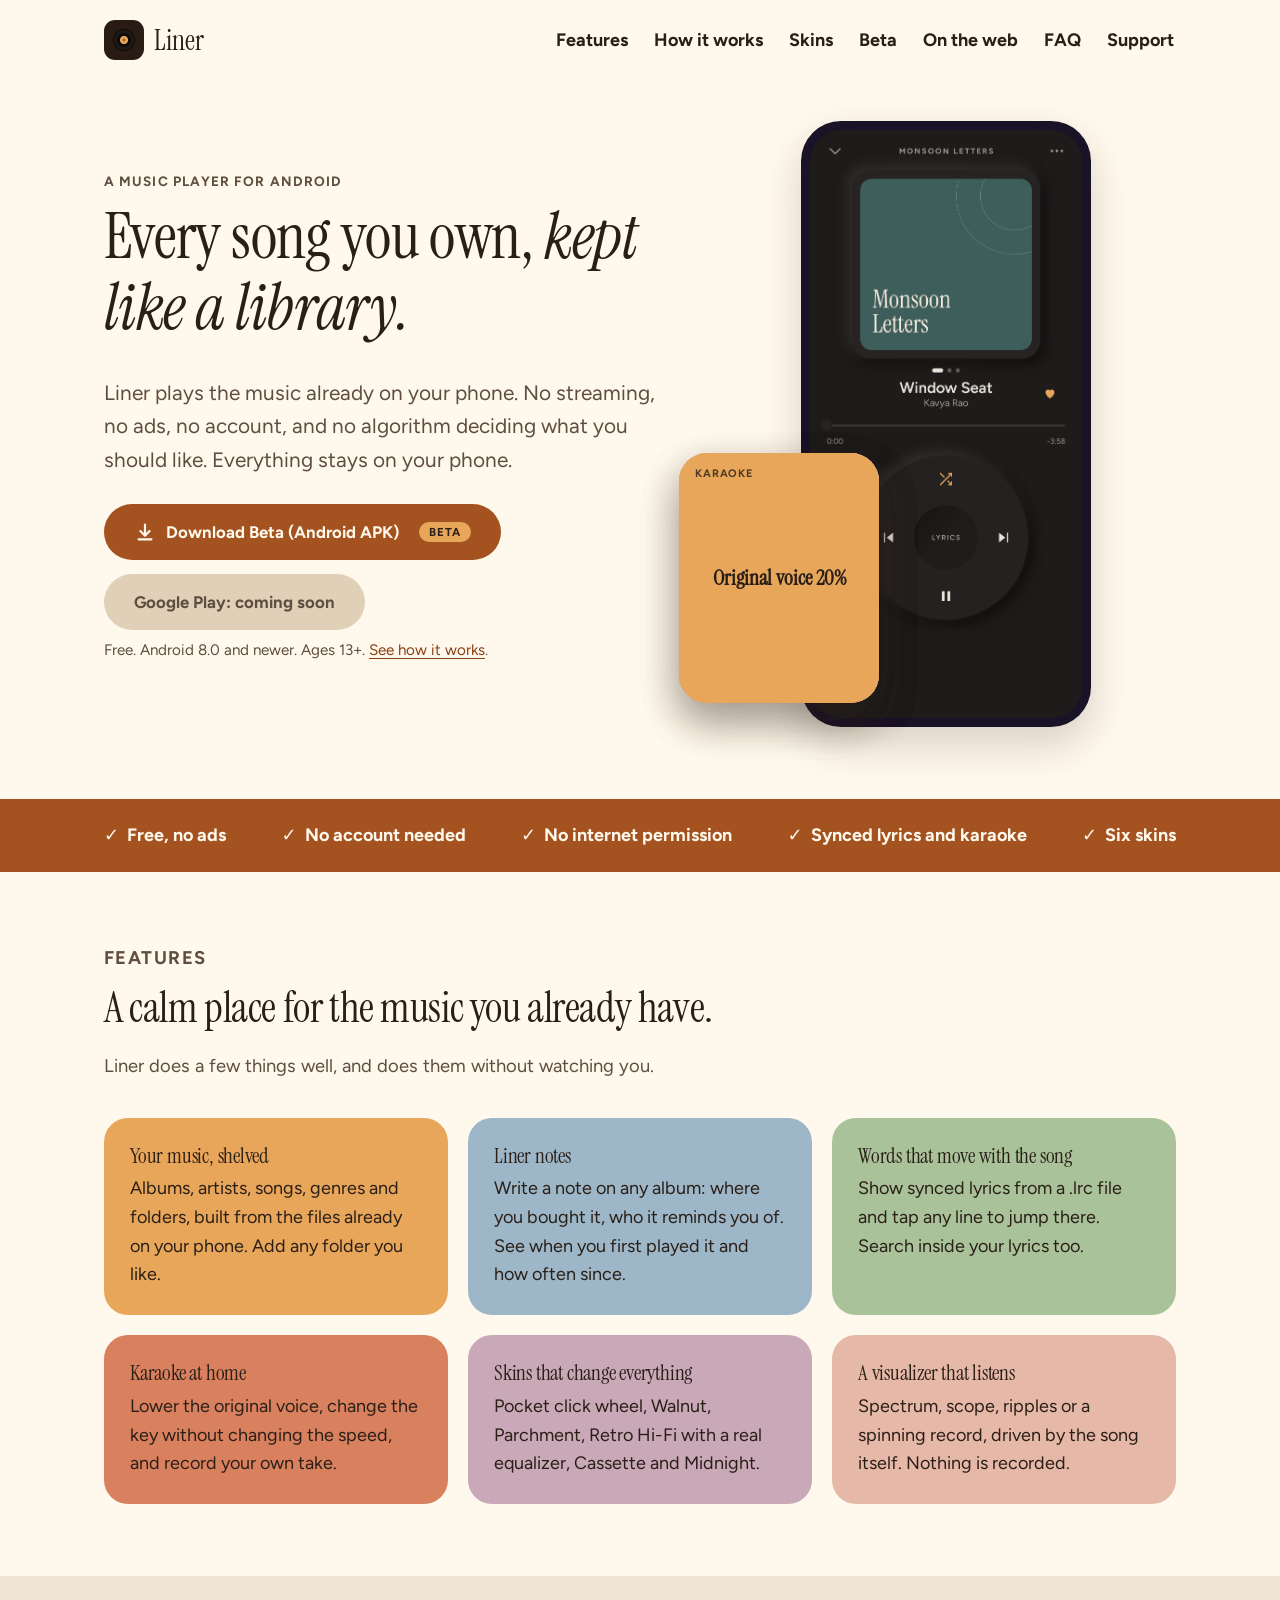
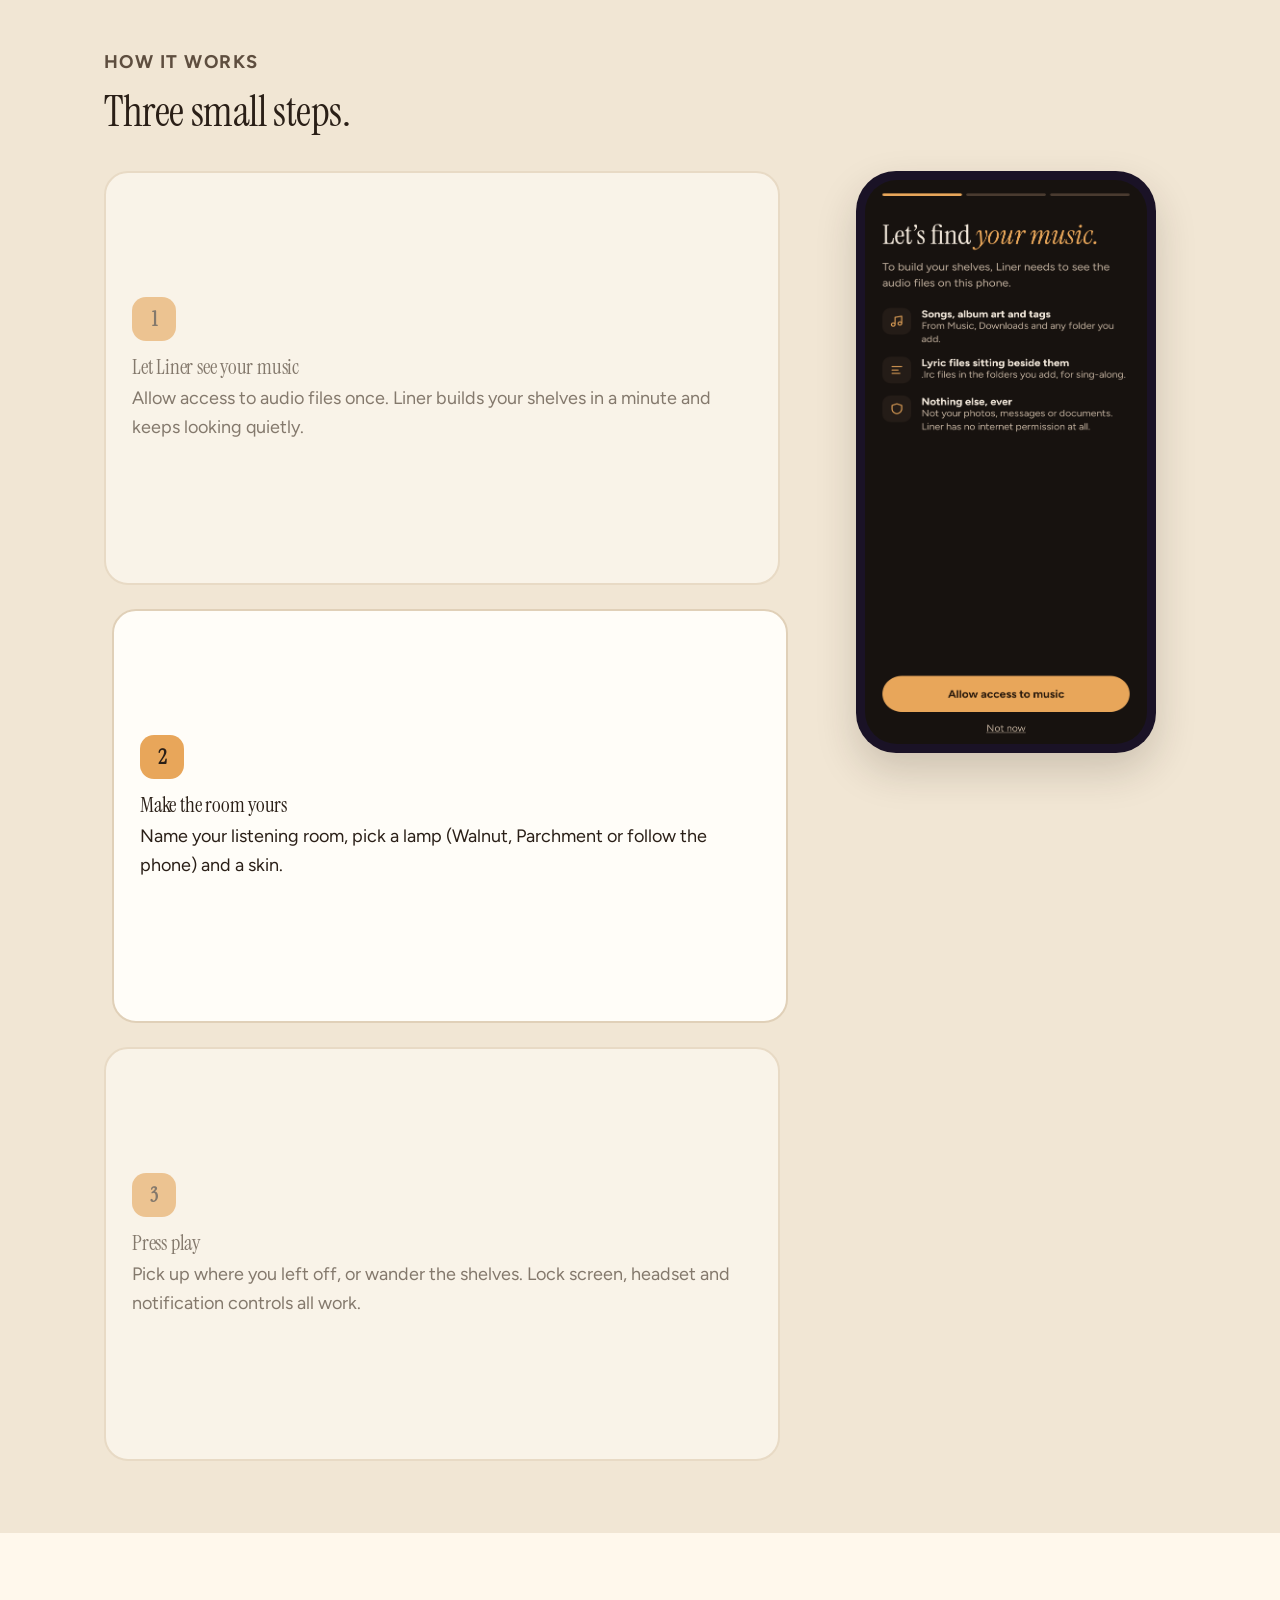
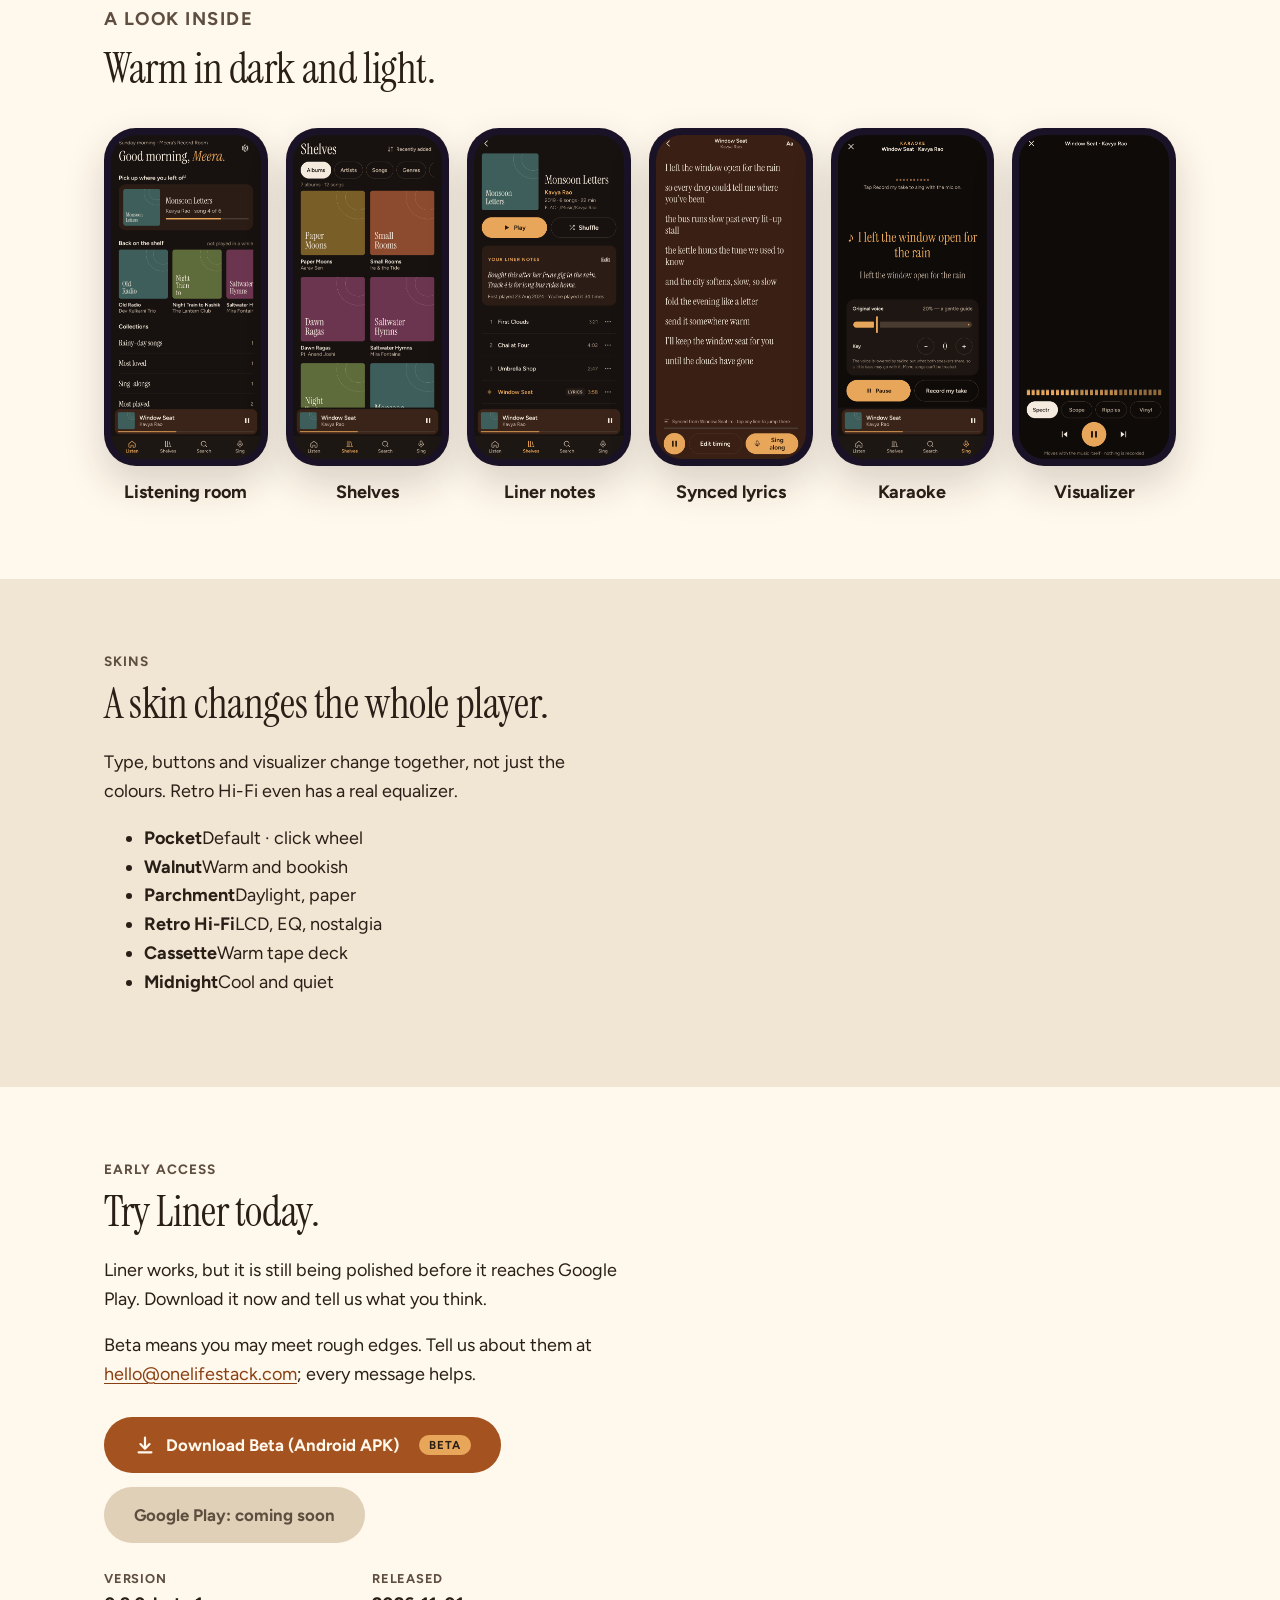
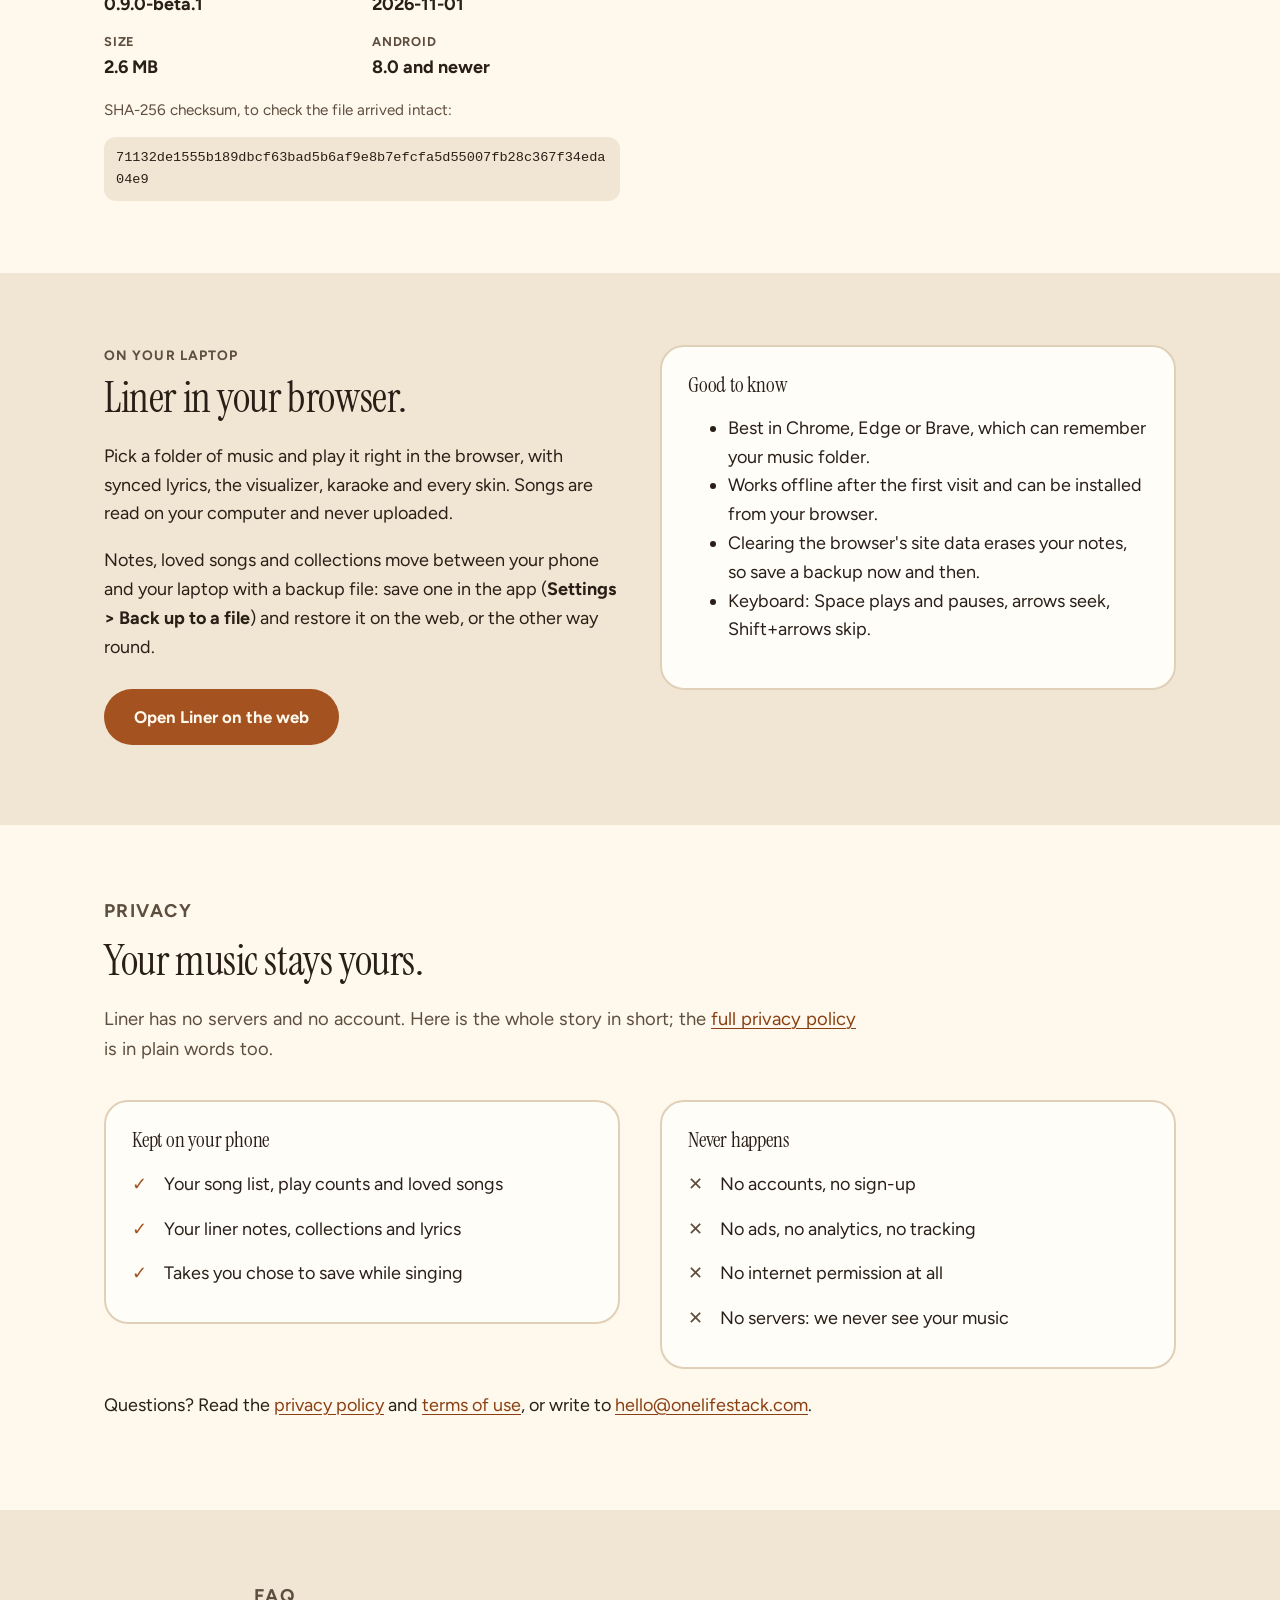
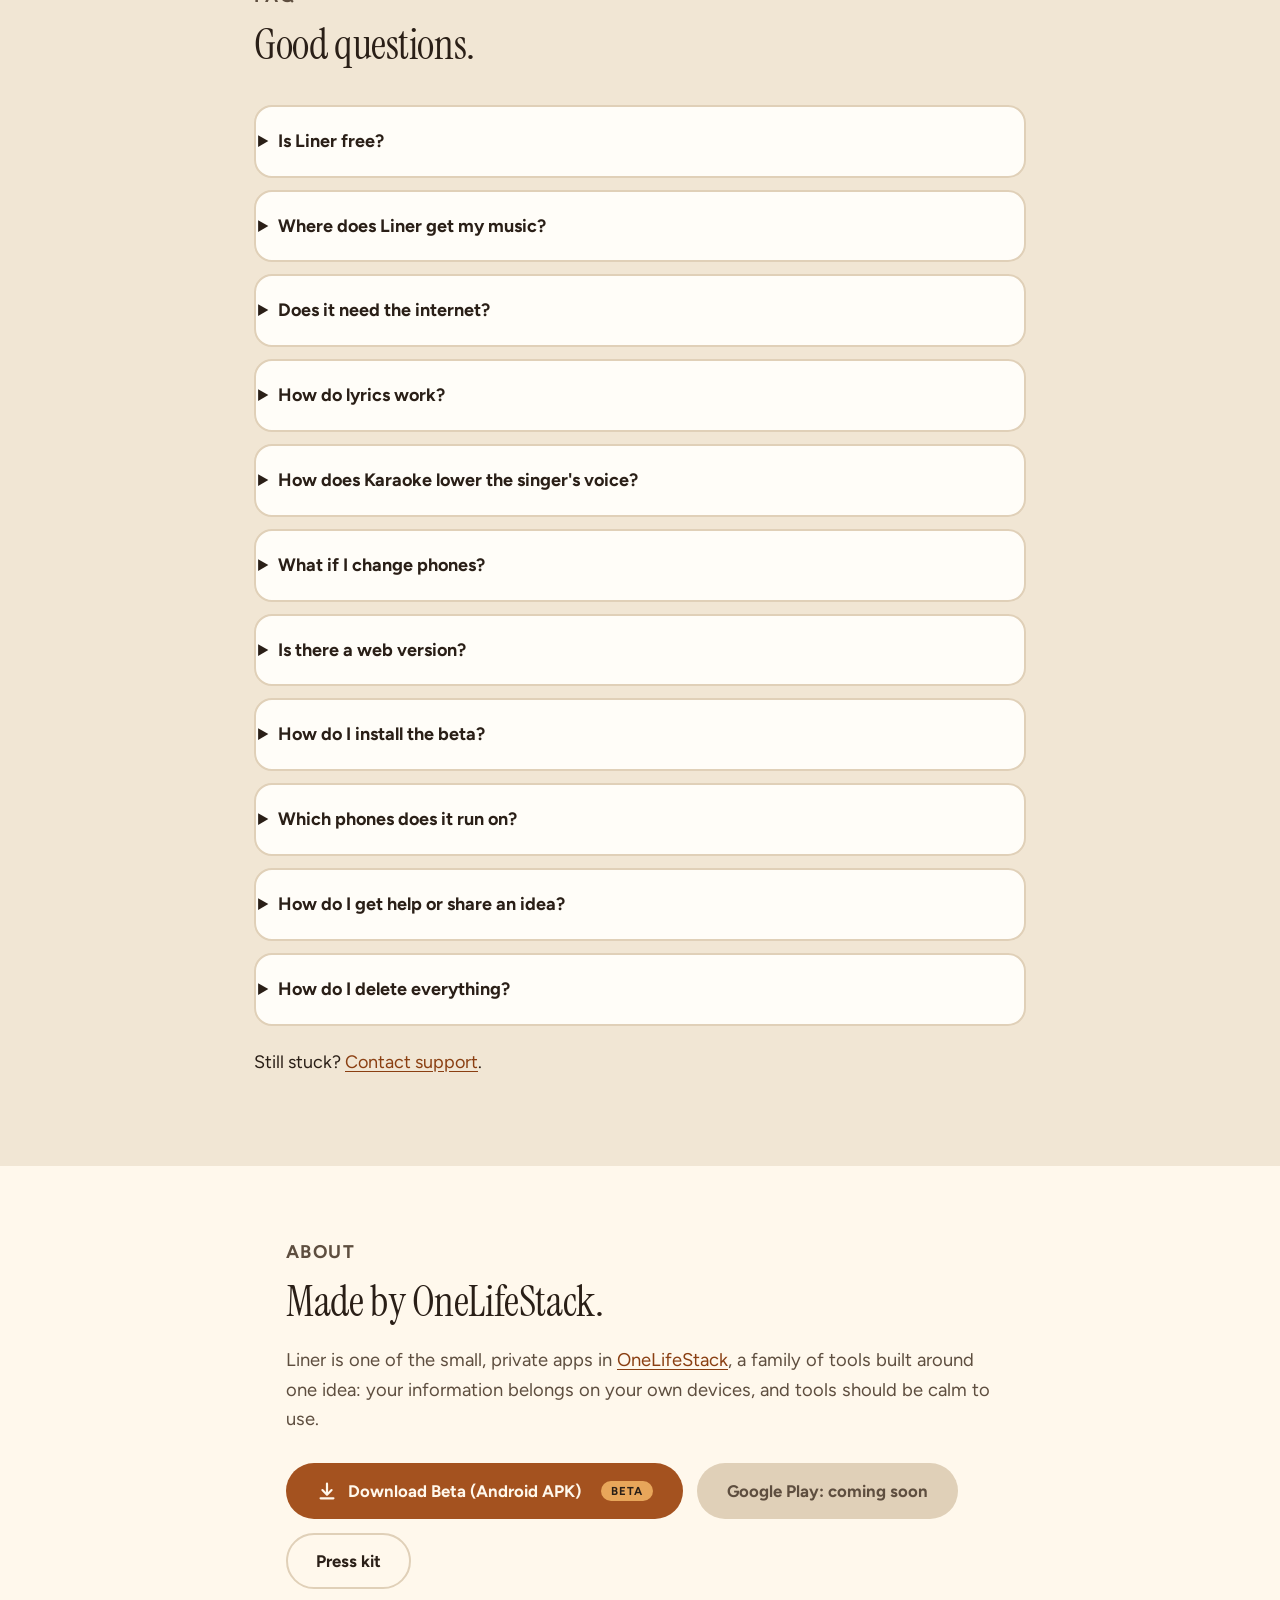
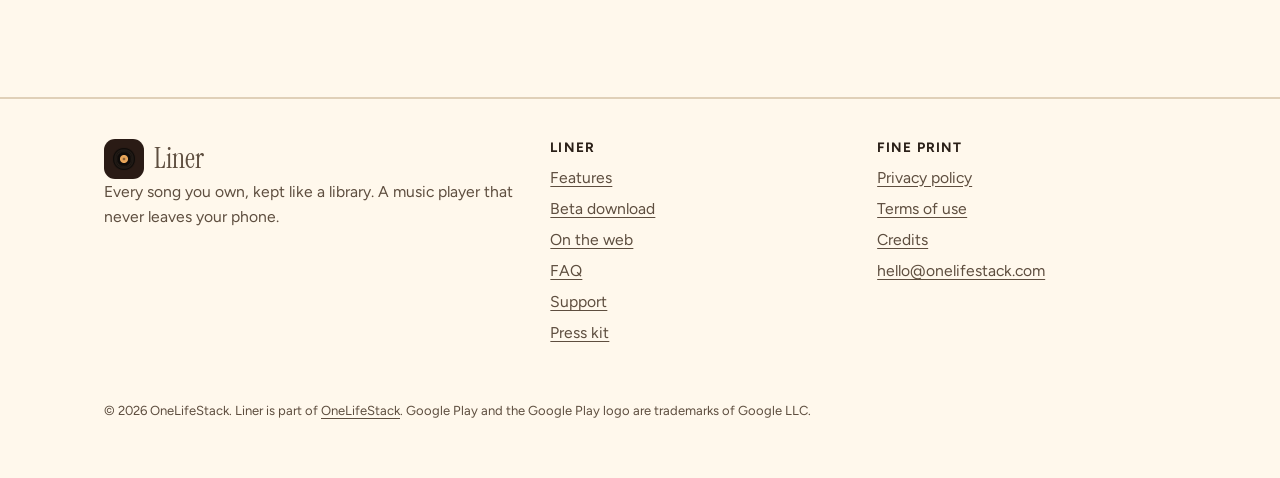
<file: index.html>
<!doctype html>
<html lang="en"><head><meta charset="utf-8">
<meta name="viewport" content="width=device-width, initial-scale=1">
<title>Liner: flashcards that stay on your phone</title>
<meta name="description" content="Swipe through a few flashcards a day. Liner brings back what you are about to forget. Free, private, no account, no ads.">
<meta name="theme-color" content="#FFF8EC" media="(prefers-color-scheme: light)"><meta name="theme-color" content="#17120F" media="(prefers-color-scheme: dark)">
<meta http-equiv="Content-Security-Policy" content="default-src 'self'; script-src 'self'; img-src 'self' data:; style-src 'self' 'unsafe-inline'; font-src 'self'; base-uri 'self'; form-action 'none'">
<link rel="canonical" href="https://liner.onelifestack.com/">
<link rel="icon" href="/assets/icon-32.png" sizes="32x32" type="image/png"><link rel="apple-touch-icon" href="/assets/icon-180.png">
<link rel="preload" href="/assets/fonts/instrument_serif.ttf" as="font" type="font/ttf" crossorigin><link rel="preload" href="/assets/fonts/figtree_400.ttf" as="font" type="font/ttf" crossorigin><link rel="preload" href="/assets/fonts/figtree_700.ttf" as="font" type="font/ttf" crossorigin>
<meta property="og:type" content="website"><meta property="og:site_name" content="Liner"><meta property="og:title" content="Liner: flashcards that stay on your phone">
<meta property="og:description" content="Swipe through a few flashcards a day. Liner brings back what you are about to forget. Free, private, no account, no ads."><meta property="og:url" content="https://liner.onelifestack.com/"><meta property="og:image" content="https://liner.onelifestack.com/assets/og.png">
<meta name="twitter:card" content="summary_large_image">
<link rel="stylesheet" href="/assets/site.css">
<script src="/assets/site.js" defer></script>
</head><body>
<a class="skip" href="#main">Skip to content</a>
<header class="site"><div class="wrap"><a class="brand" href="/"><img src="/assets/icon-180.png" width="40" height="40" alt="">Liner</a>
<nav class="main" aria-label="Main"><a href="/#features">Features</a><a href="/#how">How it works</a><a href="/#skins">Skins</a><a href="/#beta">Beta</a><a href="/#web">On the web</a><a href="/#faq">FAQ</a><a href="/support/">Support</a></nav></div></header>
<main id="main">

<section class="hero"><div class="wrap"><div>
<p class="eyebrow">A music player for Android</p>
<h1>Every song you own, <em>kept like a library.</em></h1>
<p class="lead">Liner plays the music already on your phone. No streaming, no ads, no account, and no algorithm deciding what you should like. Everything stays on your phone.</p>
<div class="cta-row"><a class="btn primary" href="https://github.com/onelifestack/liner-site/releases/download/v0.9.0-beta.1/liner-0.9.0-beta.1.apk" download><svg class="ico" width="22" height="22" viewBox="0 0 24 24" fill="none" stroke="currentColor" stroke-width="2.4" stroke-linecap="round" stroke-linejoin="round" aria-hidden="true"><path d="M12 4v11"/><path d="M7 11l5 5 5-5"/><path d="M5 20h14"/></svg>Download Beta (Android APK)<span class="badge">Beta</span></a><span class="btn" aria-disabled="true" role="text">Google Play: coming soon</span></div>
<p class="note">Free. Android 8.0 and newer. Ages 13+. <a href="#how">See how it works</a>.</p></div>
<div class="hero-art"><div class="plx" data-plx="-0.05"><div class="phone float"><img src="/assets/shots/11-now-pocket-dark.png" width="1170" height="2532" alt="Liner's Pocket player with the album cover, progress bar and click wheel"></div></div>
<div class="plx stackwrap" data-plx="0.06" aria-hidden="true"><div class="stack">
<div class="sc a"><small>Album</small>Monsoon Letters<span class="lab">Liner notes</span></div>
<div class="sc b"><small>Lyrics</small>fold the evening like a letter<span class="lab">Synced</span></div>
<div class="sc c"><small>Karaoke</small>Original voice 20%<span class="lab">Key +1</span></div></div></div></div></div></section>
<div class="promise"><div class="wrap"><ul><li>Free, no ads</li><li>No account needed</li><li>No internet permission</li><li>Synced lyrics and karaoke</li><li>Six skins</li></ul></div></div>
<section id="features"><div class="wrap"><div class="section-head"><p class="eyebrow">Features</p><h2>A calm place for the music you already have.</h2><p>Liner does a few things well, and does them without watching you.</p></div><div class="grid"><div class="tile yellow"><h3>Your music, shelved</h3><p>Albums, artists, songs, genres and folders, built from the files already on your phone. Add any folder you like.</p></div><div class="tile sky"><h3>Liner notes</h3><p>Write a note on any album: where you bought it, who it reminds you of. See when you first played it and how often since.</p></div><div class="tile mint"><h3>Words that move with the song</h3><p>Show synced lyrics from a .lrc file and tap any line to jump there. Search inside your lyrics too.</p></div><div class="tile coral"><h3>Karaoke at home</h3><p>Lower the original voice, change the key without changing the speed, and record your own take.</p></div><div class="tile lilac"><h3>Skins that change everything</h3><p>Pocket click wheel, Walnut, Parchment, Retro Hi-Fi with a real equalizer, Cassette and Midnight.</p></div><div class="tile pink"><h3>A visualizer that listens</h3><p>Spectrum, scope, ripples or a spinning record, driven by the song itself. Nothing is recorded.</p></div></div></div></section>
<section id="how" class="tint"><div class="wrap"><div class="section-head"><p class="eyebrow">How it works</p><h2>Three small steps.</h2></div>
<div class="how"><ol class="steps"><li><h3>Let Liner see your music</h3><p>Allow access to audio files once. Liner builds your shelves in a minute and keeps looking quietly.</p></li><li><h3>Make the room yours</h3><p>Name your listening room, pick a lamp (Walnut, Parchment or follow the phone) and a skin.</p></li><li><h3>Press play</h3><p>Pick up where you left off, or wander the shelves. Lock screen, headset and notification controls all work.</p></li></ol>
<aside class="how-phone" aria-hidden="true"><div class="phone"><div class="shots"><img class="on" src="/assets/shots/07-ready.png" width="1170" height="2532" alt="" loading="lazy"><img src="/assets/shots/06-personal.png" width="1170" height="2532" alt="" loading="lazy"><img src="/assets/shots/08-home.png" width="1170" height="2532" alt="" loading="lazy"></div></div></aside></div></div></section>
<section id="screens"><div class="wrap"><div class="section-head"><p class="eyebrow">A look inside</p><h2>Warm in dark and light.</h2></div><div class="gallery"><figure><div class="phone"><img src="/assets/shots/08-home.png" width="1170" height="2532" alt="The listening room with the album you were on and albums not played in a while" loading="lazy"></div><figcaption>Listening room</figcaption></figure><figure><div class="phone"><img src="/assets/shots/09-shelves.png" width="1170" height="2532" alt="Shelves showing albums as a grid of covers" loading="lazy"></div><figcaption>Shelves</figcaption></figure><figure><div class="phone"><img src="/assets/shots/10-album.png" width="1170" height="2532" alt="An album page with personal liner notes" loading="lazy"></div><figcaption>Liner notes</figcaption></figure><figure><div class="phone"><img src="/assets/shots/12-lyrics.png" width="1170" height="2532" alt="Synced lyrics with the current line highlighted" loading="lazy"></div><figcaption>Synced lyrics</figcaption></figure><figure><div class="phone"><img src="/assets/shots/13-karaoke.png" width="1170" height="2532" alt="Karaoke mode with the original voice slider and key control" loading="lazy"></div><figcaption>Karaoke</figcaption></figure><figure><div class="phone"><img src="/assets/shots/19-visualizer.png" width="1170" height="2532" alt="The full-screen visualizer" loading="lazy"></div><figcaption>Visualizer</figcaption></figure></div></div></section>
<section id="skins" class="tint"><div class="wrap two"><div><p class="eyebrow">Skins</p><h2>A skin changes the whole player.</h2><p>Type, buttons and visualizer change together, not just the colours. Retro Hi-Fi even has a real equalizer.</p><ul class="skin-list"><li><strong>Pocket</strong><span>Default · click wheel</span></li><li><strong>Walnut</strong><span>Warm and bookish</span></li><li><strong>Parchment</strong><span>Daylight, paper</span></li><li><strong>Retro Hi-Fi</strong><span>LCD, EQ, nostalgia</span></li><li><strong>Cassette</strong><span>Warm tape deck</span></li><li><strong>Midnight</strong><span>Cool and quiet</span></li></ul></div>
<div class="panel"><h3>Pocket, the default</h3><p>A soft click wheel with a cover, lyrics and visualizer to swipe through, in dark and light.</p><h3>Importing your own</h3><p>Importing a skin file is planned, not built yet.</p></div></div></section>
<section id="beta"><div class="wrap two"><div><p class="eyebrow">Early access</p><h2>Try Liner today.</h2>
<p>Liner works, but it is still being polished before it reaches Google Play. Download it now and tell us what you think.</p><p>Beta means you may meet rough edges. Tell us about them at <a href="mailto:hello@onelifestack.com">hello@onelifestack.com</a>; every message helps.</p>
<div class="cta-row"><a class="btn primary" href="https://github.com/onelifestack/liner-site/releases/download/v0.9.0-beta.1/liner-0.9.0-beta.1.apk" download><svg class="ico" width="22" height="22" viewBox="0 0 24 24" fill="none" stroke="currentColor" stroke-width="2.4" stroke-linecap="round" stroke-linejoin="round" aria-hidden="true"><path d="M12 4v11"/><path d="M7 11l5 5 5-5"/><path d="M5 20h14"/></svg>Download Beta (Android APK)<span class="badge">Beta</span></a><span class="btn" aria-disabled="true" role="text">Google Play: coming soon</span></div><dl class="facts"><div><dt>Version</dt><dd>0.9.0-beta.1</dd></div><div><dt>Released</dt><dd>2026-11-01</dd></div><div><dt>Size</dt><dd>2.6 MB</dd></div><div><dt>Android</dt><dd>8.0 and newer</dd></div></dl><p class="note">SHA-256 checksum, to check the file arrived intact:</p><code class="hash">71132de1555b189dbcf63bad5b6af9e8b7efcfa5d55007fb28c367f34eda04e9</code></div>
<div class="panel"><h3>Install in four taps</h3><ol class="install"><li>Open this page on your Android phone and tap <strong>Download Beta</strong>.</li><li>When the file finishes, open it. If Android asks, allow installs from your browser or Files app.</li><li>Tap <strong>Install</strong>, then <strong>Open</strong>.</li><li>Allow access to your music and let Liner dust the shelves. Needs Android 8.0 or newer.</li></ol>
<h3>Same promises as ever</h3><p>No account, no ads, no tracking, and no internet permission. Your music stays on your phone.</p>
<h3>When the Play version arrives</h3><p>The Beta is signed with a beta key, so Google Play cannot update it. When Liner is on Play: save a backup (<strong>Settings &gt; Back up to a file</strong>), uninstall the Beta, install from Play, then restore from your file.</p></div></div></section>
<section id="web" class="tint"><div class="wrap two"><div><p class="eyebrow">On your laptop</p><h2>Liner in your browser.</h2>
<p>Pick a folder of music and play it right in the browser, with synced lyrics, the visualizer, karaoke and every skin. Songs are read on your computer and never uploaded.</p>
<p>Notes, loved songs and collections move between your phone and your laptop with a backup file: save one in the app (<strong>Settings &gt; Back up to a file</strong>) and restore it on the web, or the other way round.</p>
<div class="cta-row"><a class="btn primary" href="/app/">Open Liner on the web</a></div></div>
<div class="panel"><h3>Good to know</h3><ul><li>Best in Chrome, Edge or Brave, which can remember your music folder.</li><li>Works offline after the first visit and can be installed from your browser.</li><li>Clearing the browser's site data erases your notes, so save a backup now and then.</li><li>Keyboard: Space plays and pauses, arrows seek, Shift+arrows skip.</li></ul></div></div></section>
<section id="privacy"><div class="wrap"><div class="section-head"><p class="eyebrow">Privacy</p><h2>Your music stays yours.</h2><p>Liner has no servers and no account. Here is the whole story in short; the <a href="/privacy/">full privacy policy</a> is in plain words too.</p></div>
<div class="two"><div class="panel"><h3>Kept on your phone</h3><ul class="keep"><li>Your song list, play counts and loved songs</li><li>Your liner notes, collections and lyrics</li><li>Takes you chose to save while singing</li></ul></div><div class="panel"><h3>Never happens</h3><ul class="never"><li>No accounts, no sign-up</li><li>No ads, no analytics, no tracking</li><li>No internet permission at all</li><li>No servers: we never see your music</li></ul></div></div>
<p style="margin-top:22px">Questions? Read the <a href="/privacy/">privacy policy</a> and <a href="/terms/">terms of use</a>, or write to <a href="mailto:hello@onelifestack.com">hello@onelifestack.com</a>.</p></div></section>
<section id="faq" class="tint"><div class="wrap" style="max-width:820px"><div class="section-head"><p class="eyebrow">FAQ</p><h2>Good questions.</h2></div><details><summary>Is Liner free?</summary><p>Yes. There are no ads, no subscriptions and nothing to buy.</p></details><details><summary>Where does Liner get my music?</summary><p>From the audio files already on your phone: the Music and Downloads folders, plus any folder you add. It never downloads or streams anything.</p></details><details><summary>Does it need the internet?</summary><p>No. Liner does not even ask for the internet permission, so it cannot send anything anywhere.</p></details><details><summary>How do lyrics work?</summary><p>Put a .lrc file next to a song in a folder you added, or add one from the song's Lyrics screen, or paste the words. Liner shows them in time with the music. It does not look lyrics up online.</p></details><details><summary>How does Karaoke lower the singer's voice?</summary><p>A singer sits in the middle of a stereo mix, so Liner turns down what both speakers share. A little bass may go with it, and mono songs cannot be treated. It is a guide, not a studio tool.</p></details><details><summary>What if I change phones?</summary><p>Use Settings > Back up to a file to save your notes, loved songs, collections, lyrics and settings. Copy the file and your music to the new phone and choose Restore. Songs are matched by title, artist and album.</p></details><details><summary>Is there a web version?</summary><p>Yes, for laptops: open it in Chrome, Edge or Brave, pick a music folder, and it plays in the browser. Backup files work between the phone and the web.</p></details><details><summary>How do I install the beta?</summary><p>Open <a href="/#beta">the Beta section</a> on your phone, tap Download, and open the file when it finishes. Android may ask you to allow installs from your browser or Files app once; say yes, then tap Install. It needs Android 8.0 or newer.</p></details><details><summary>Which phones does it run on?</summary><p>Android 8.0 (Oreo) and newer.</p></details><details><summary>How do I get help or share an idea?</summary><p>Open Settings > Help in the app, or write to <a href="mailto:hello@onelifestack.com">hello@onelifestack.com</a>.</p></details><details><summary>How do I delete everything?</summary><p>Settings > Erase everything in the app, or just uninstall it. There is nothing to delete anywhere else, and your music files are never touched.</p></details><p style="margin-top:22px">Still stuck? <a href="/support/">Contact support</a>.</p></div></section>
<section id="about"><div class="wrap section-head"><p class="eyebrow">About</p><h2>Made by OneLifeStack.</h2><p>Liner is one of the small, private apps in <a href="https://onelifestack.com">OneLifeStack</a>, a family of tools built around one idea: your information belongs on your own devices, and tools should be calm to use.</p><div class="cta-row"><a class="btn primary" href="https://github.com/onelifestack/liner-site/releases/download/v0.9.0-beta.1/liner-0.9.0-beta.1.apk" download><svg class="ico" width="22" height="22" viewBox="0 0 24 24" fill="none" stroke="currentColor" stroke-width="2.4" stroke-linecap="round" stroke-linejoin="round" aria-hidden="true"><path d="M12 4v11"/><path d="M7 11l5 5 5-5"/><path d="M5 20h14"/></svg>Download Beta (Android APK)<span class="badge">Beta</span></a><span class="btn" aria-disabled="true" role="text">Google Play: coming soon</span><a class="btn ghost" href="/press/">Press kit</a></div></div></section>

</main>
<footer class="site"><div class="wrap">
<div><a class="brand" href="/"><img src="/assets/icon-180.png" width="40" height="40" alt="">Liner</a>
<p>Every song you own, kept like a library. A music player that never leaves your phone.</p></div>
<div><h2>Liner</h2><ul><li><a href="/#features">Features</a></li><li><a href="/#beta">Beta download</a></li><li><a href="/#web">On the web</a></li><li><a href="/#faq">FAQ</a></li><li><a href="/support/">Support</a></li><li><a href="/press/">Press kit</a></li></ul></div>
<div><h2>Fine print</h2><ul><li><a href="/privacy/">Privacy policy</a></li><li><a href="/terms/">Terms of use</a></li><li><a href="/credits/">Credits</a></li><li><a href="mailto:hello@onelifestack.com">hello@onelifestack.com</a></li></ul></div>
<small>© 2026 OneLifeStack. Liner is part of <a href="https://onelifestack.com">OneLifeStack</a>. Google Play and the Google Play logo are trademarks of Google LLC.</small>
</div></footer></body></html>
</file>
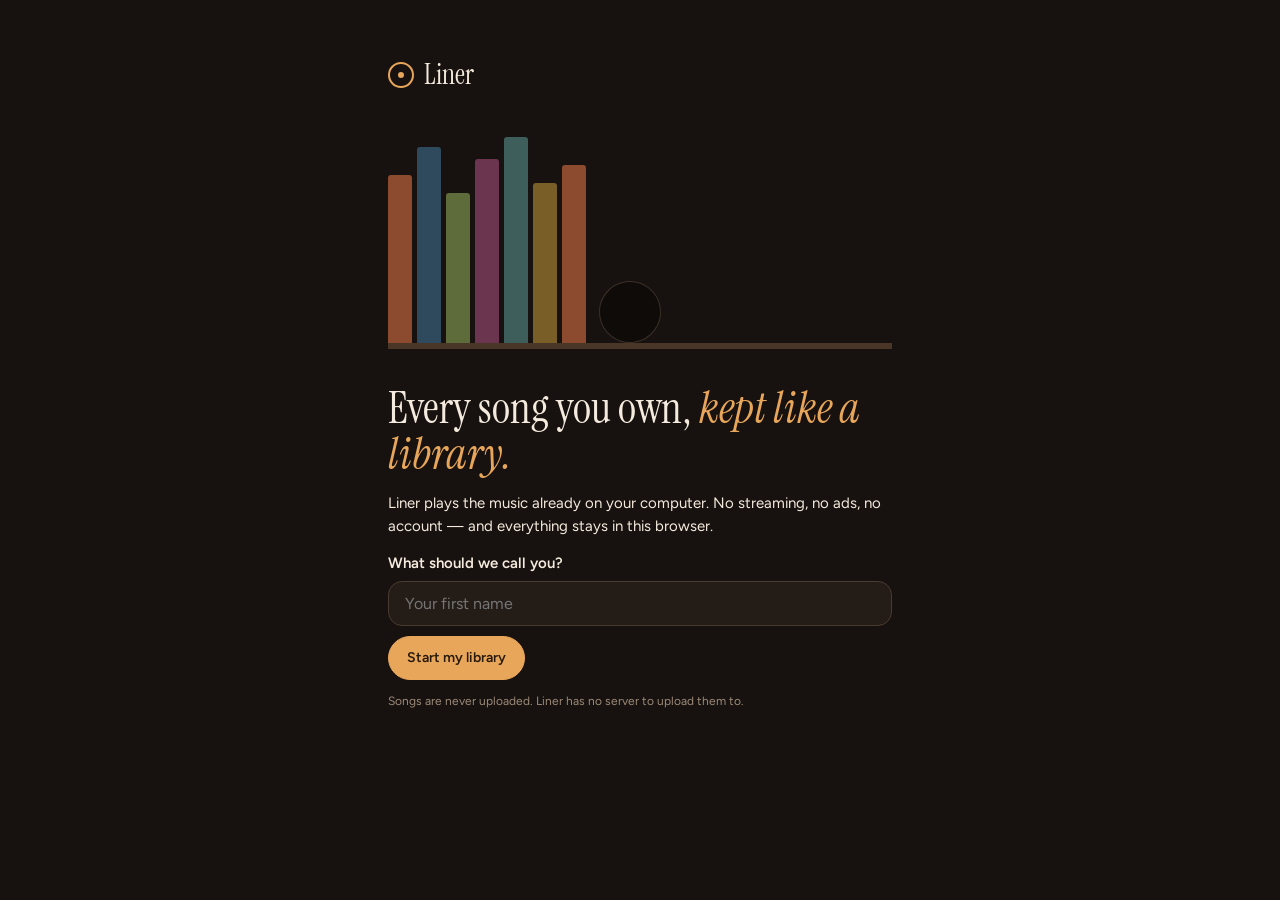
<file: app/index.html>
<!doctype html>
<html lang="en">
<head>
  <meta charset="utf-8" />
  <meta name="viewport" content="width=device-width, initial-scale=1" />
  <!-- Everything stays on this device: no third-party origins, and no network except the app's own files. -->
  <meta http-equiv="Content-Security-Policy" content="default-src 'self'; script-src 'self'; style-src 'self' 'unsafe-inline'; img-src 'self' blob: data:; media-src 'self' blob:; connect-src 'self'; font-src 'self'; object-src 'none'; base-uri 'self'; form-action 'none'" />
  <title>Liner</title>
  <meta name="description" content="Liner on your laptop. Every song you own, kept like a library. Nothing leaves this device." />
  <meta name="theme-color" content="#17120F" />
  <link rel="manifest" href="/app/manifest.webmanifest" />
  <link rel="icon" href="/app/icon.svg" type="image/svg+xml" />
  <link rel="apple-touch-icon" href="/app/icon-192.png" />
  <link rel="preload" href="/app/fonts/figtree_500.ttf" as="font" type="font/ttf" crossorigin />
  <link rel="preload" href="/app/fonts/figtree_400.ttf" as="font" type="font/ttf" crossorigin />
  <link rel="preload" href="/app/fonts/figtree_600.ttf" as="font" type="font/ttf" crossorigin />
  <link rel="preload" href="/app/fonts/figtree_700.ttf" as="font" type="font/ttf" crossorigin />
  <link rel="preload" href="/app/fonts/instrument_serif.ttf" as="font" type="font/ttf" crossorigin />
  <script type="module" crossorigin src="/app/assets/index-BESMAjnv.js"></script>
  <link rel="stylesheet" crossorigin href="/app/assets/index-BA75aMNn.css">
</head>
<body>
  <div id="root"></div>
</body>
</html>
</file>
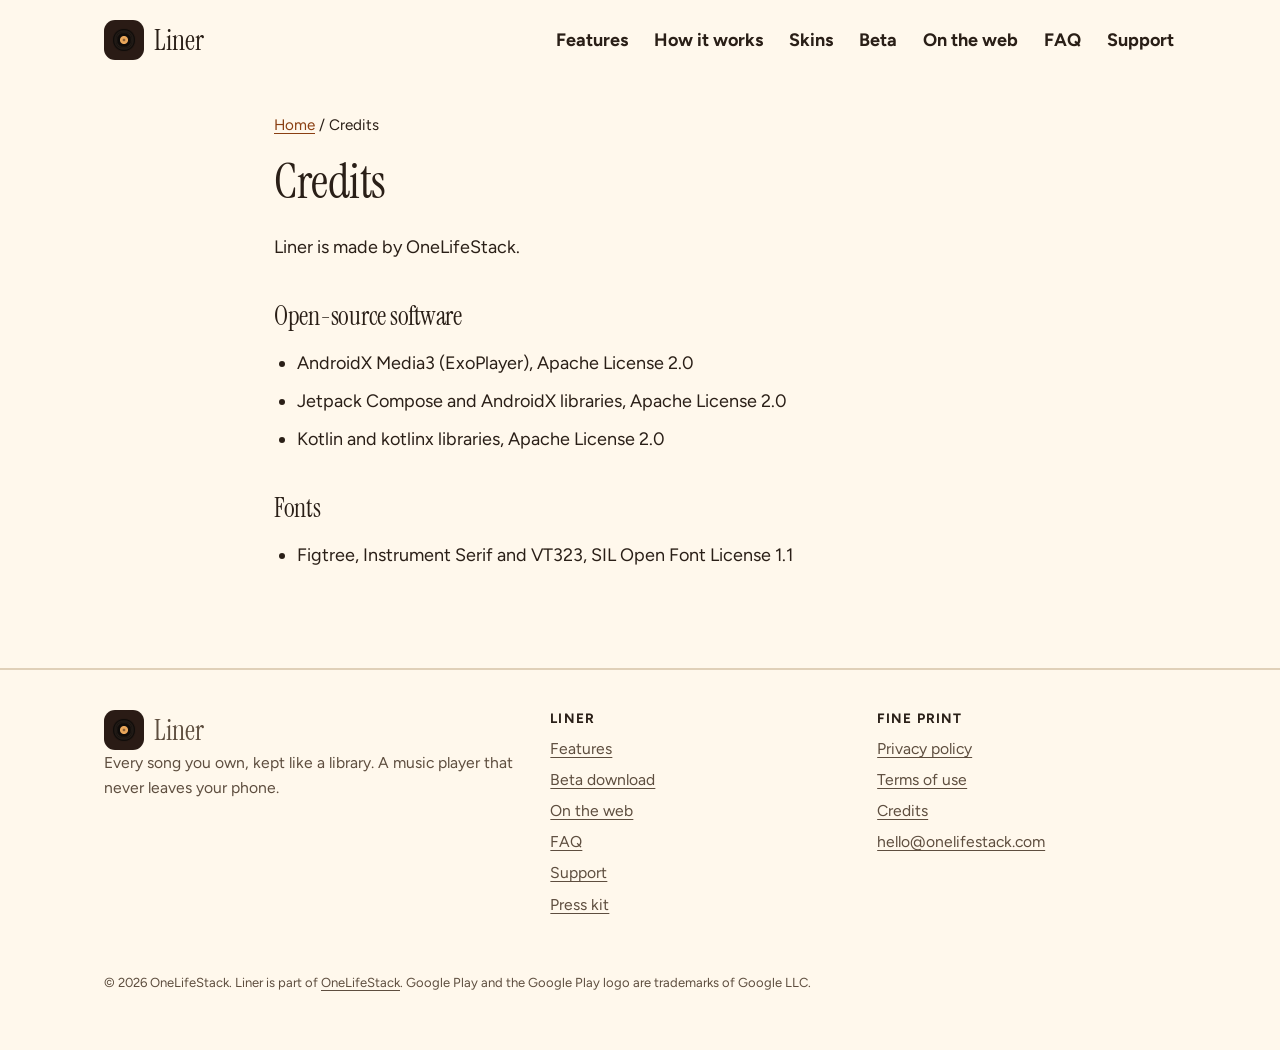
<file: credits/index.html>
<!doctype html>
<html lang="en"><head><meta charset="utf-8">
<meta name="viewport" content="width=device-width, initial-scale=1">
<title>Credits | Liner</title>
<meta name="description" content="Open source software, fonts and content used in Liner.">
<meta name="theme-color" content="#FFF8EC" media="(prefers-color-scheme: light)"><meta name="theme-color" content="#17120F" media="(prefers-color-scheme: dark)">
<meta http-equiv="Content-Security-Policy" content="default-src 'self'; script-src 'self'; img-src 'self' data:; style-src 'self' 'unsafe-inline'; font-src 'self'; base-uri 'self'; form-action 'none'">
<link rel="canonical" href="https://liner.onelifestack.com/credits/">
<link rel="icon" href="/assets/icon-32.png" sizes="32x32" type="image/png"><link rel="apple-touch-icon" href="/assets/icon-180.png">
<link rel="preload" href="/assets/fonts/instrument_serif.ttf" as="font" type="font/ttf" crossorigin><link rel="preload" href="/assets/fonts/figtree_400.ttf" as="font" type="font/ttf" crossorigin><link rel="preload" href="/assets/fonts/figtree_700.ttf" as="font" type="font/ttf" crossorigin>
<meta property="og:type" content="website"><meta property="og:site_name" content="Liner"><meta property="og:title" content="Credits | Liner">
<meta property="og:description" content="Open source software, fonts and content used in Liner."><meta property="og:url" content="https://liner.onelifestack.com/credits/"><meta property="og:image" content="https://liner.onelifestack.com/assets/og.png">
<meta name="twitter:card" content="summary_large_image">
<link rel="stylesheet" href="/assets/site.css">
<script src="/assets/site.js" defer></script>
</head><body>
<a class="skip" href="#main">Skip to content</a>
<header class="site"><div class="wrap"><a class="brand" href="/"><img src="/assets/icon-180.png" width="40" height="40" alt="">Liner</a>
<nav class="main" aria-label="Main"><a href="/#features">Features</a><a href="/#how">How it works</a><a href="/#skins">Skins</a><a href="/#beta">Beta</a><a href="/#web">On the web</a><a href="/#faq">FAQ</a><a href="/support/">Support</a></nav></div></header>
<main id="main">
<div class="article"><div class="wrap"><p class="crumbs"><a href="/">Home</a> / Credits</p><h1>Credits</h1>
<p>Liner is made by OneLifeStack.</p>
<h2>Open-source software</h2>
<ul><li>AndroidX Media3 (ExoPlayer), Apache License 2.0</li><li>Jetpack Compose and AndroidX libraries, Apache License 2.0</li><li>Kotlin and kotlinx libraries, Apache License 2.0</li></ul>
<h2>Fonts</h2>
<ul><li>Figtree, Instrument Serif and VT323, SIL Open Font License 1.1</li></ul></div></div>
</main>
<footer class="site"><div class="wrap">
<div><a class="brand" href="/"><img src="/assets/icon-180.png" width="40" height="40" alt="">Liner</a>
<p>Every song you own, kept like a library. A music player that never leaves your phone.</p></div>
<div><h2>Liner</h2><ul><li><a href="/#features">Features</a></li><li><a href="/#beta">Beta download</a></li><li><a href="/#web">On the web</a></li><li><a href="/#faq">FAQ</a></li><li><a href="/support/">Support</a></li><li><a href="/press/">Press kit</a></li></ul></div>
<div><h2>Fine print</h2><ul><li><a href="/privacy/">Privacy policy</a></li><li><a href="/terms/">Terms of use</a></li><li><a href="/credits/">Credits</a></li><li><a href="mailto:hello@onelifestack.com">hello@onelifestack.com</a></li></ul></div>
<small>© 2026 OneLifeStack. Liner is part of <a href="https://onelifestack.com">OneLifeStack</a>. Google Play and the Google Play logo are trademarks of Google LLC.</small>
</div></footer></body></html>
</file>
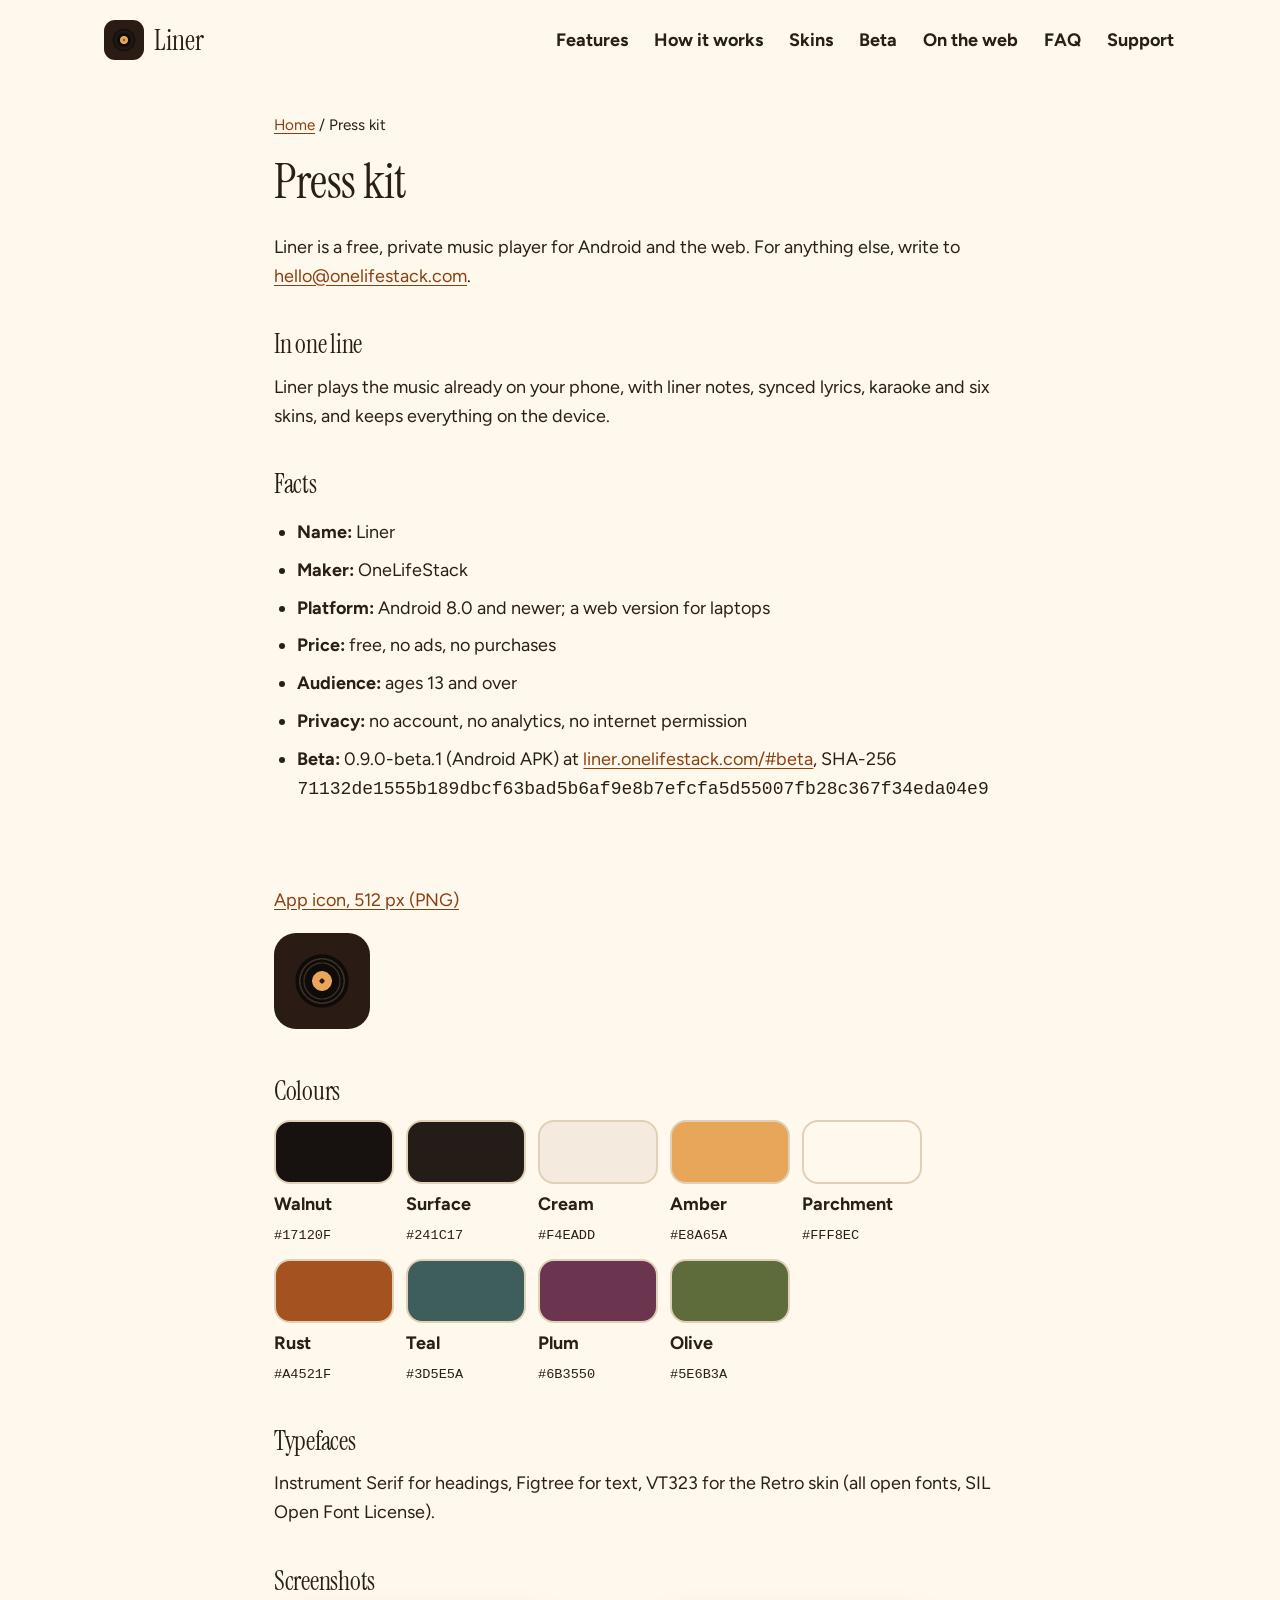
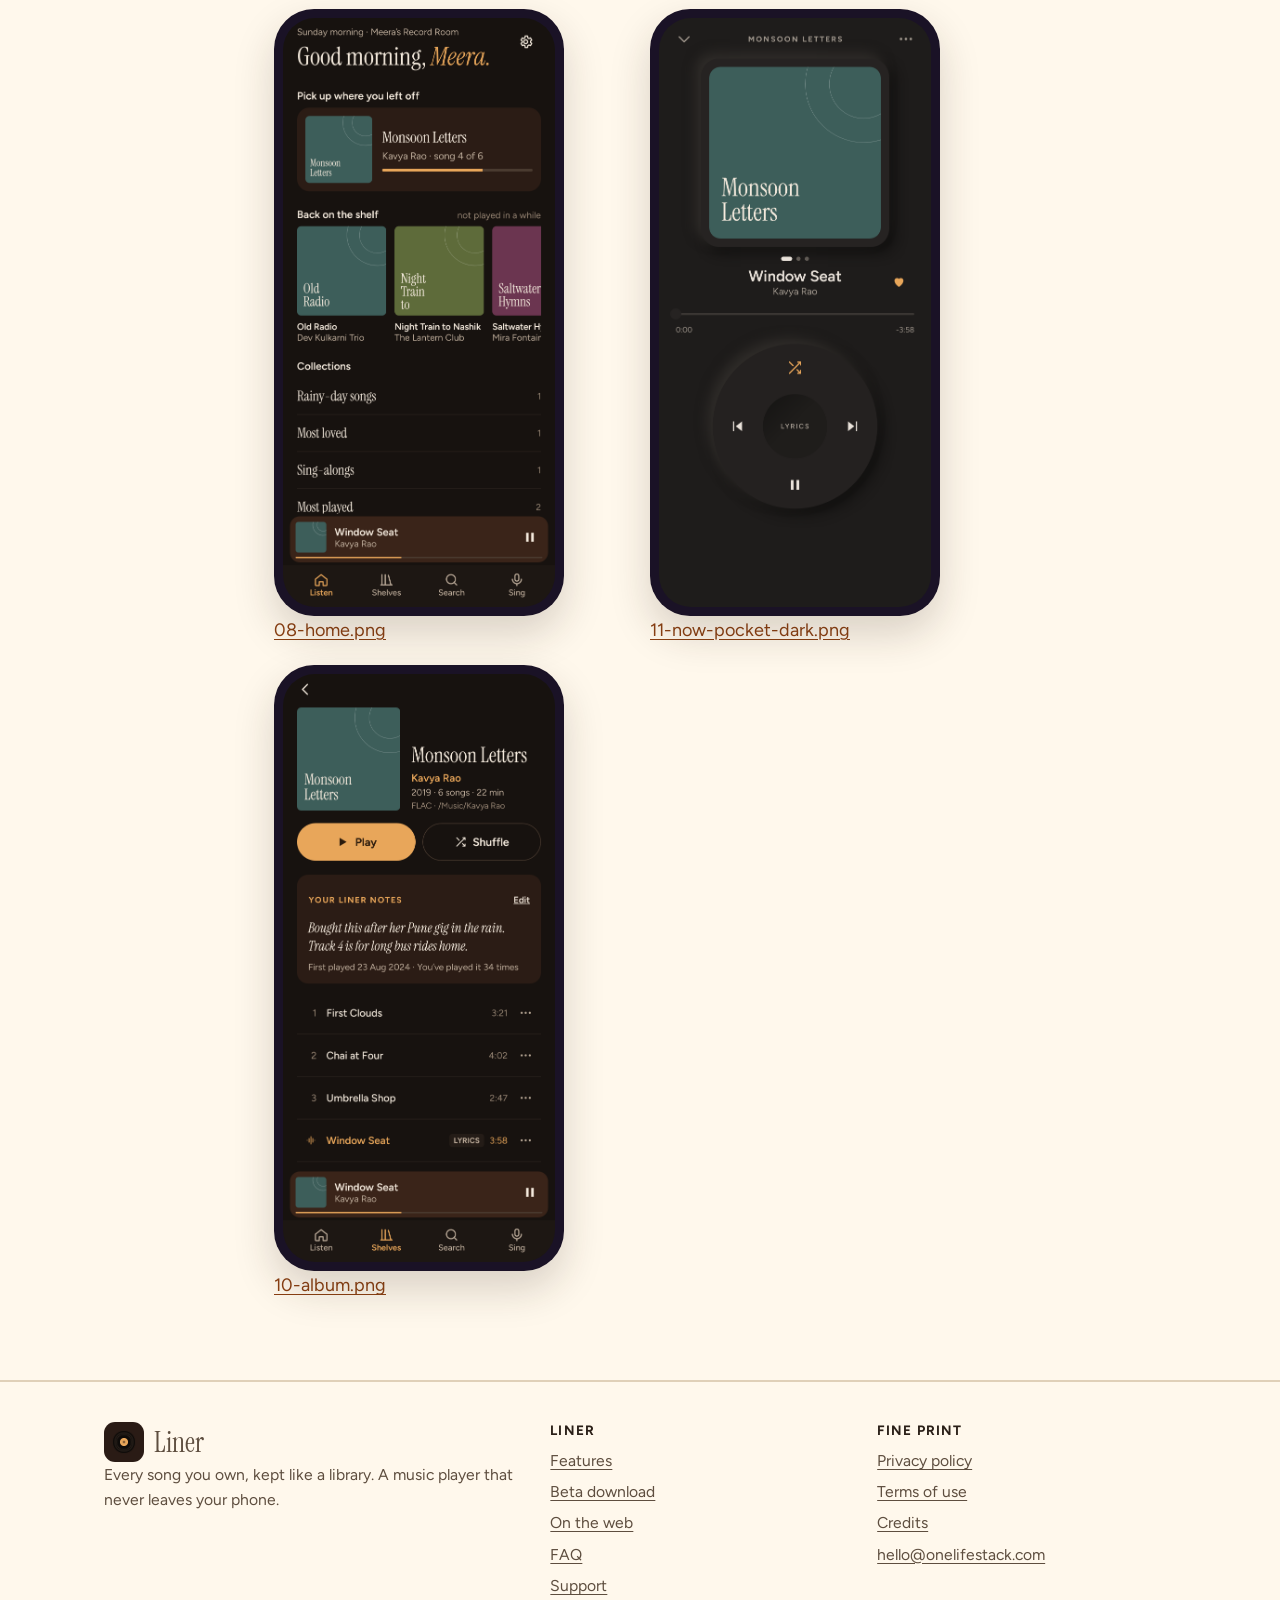
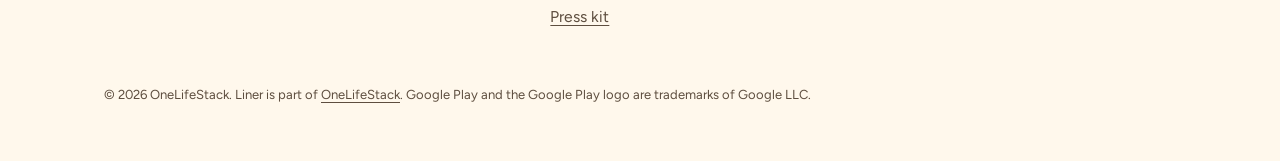
<file: press/index.html>
<!doctype html>
<html lang="en"><head><meta charset="utf-8">
<meta name="viewport" content="width=device-width, initial-scale=1">
<title>Press kit | Liner</title>
<meta name="description" content="Logo, colours and screenshots for Liner.">
<meta name="theme-color" content="#FFF8EC" media="(prefers-color-scheme: light)"><meta name="theme-color" content="#17120F" media="(prefers-color-scheme: dark)">
<meta http-equiv="Content-Security-Policy" content="default-src 'self'; script-src 'self'; img-src 'self' data:; style-src 'self' 'unsafe-inline'; font-src 'self'; base-uri 'self'; form-action 'none'">
<link rel="canonical" href="https://liner.onelifestack.com/press/">
<link rel="icon" href="/assets/icon-32.png" sizes="32x32" type="image/png"><link rel="apple-touch-icon" href="/assets/icon-180.png">
<link rel="preload" href="/assets/fonts/instrument_serif.ttf" as="font" type="font/ttf" crossorigin><link rel="preload" href="/assets/fonts/figtree_400.ttf" as="font" type="font/ttf" crossorigin><link rel="preload" href="/assets/fonts/figtree_700.ttf" as="font" type="font/ttf" crossorigin>
<meta property="og:type" content="website"><meta property="og:site_name" content="Liner"><meta property="og:title" content="Press kit | Liner">
<meta property="og:description" content="Logo, colours and screenshots for Liner."><meta property="og:url" content="https://liner.onelifestack.com/press/"><meta property="og:image" content="https://liner.onelifestack.com/assets/og.png">
<meta name="twitter:card" content="summary_large_image">
<link rel="stylesheet" href="/assets/site.css">
<script src="/assets/site.js" defer></script>
</head><body>
<a class="skip" href="#main">Skip to content</a>
<header class="site"><div class="wrap"><a class="brand" href="/"><img src="/assets/icon-180.png" width="40" height="40" alt="">Liner</a>
<nav class="main" aria-label="Main"><a href="/#features">Features</a><a href="/#how">How it works</a><a href="/#skins">Skins</a><a href="/#beta">Beta</a><a href="/#web">On the web</a><a href="/#faq">FAQ</a><a href="/support/">Support</a></nav></div></header>
<main id="main">
<div class="article"><div class="wrap"><p class="crumbs"><a href="/">Home</a> / Press kit</p><h1>Press kit</h1><p>Liner is a free, private music player for Android and the web. For anything else, write to <a href="mailto:hello@onelifestack.com">hello@onelifestack.com</a>.</p>
<h2>In one line</h2><p>Liner plays the music already on your phone, with liner notes, synced lyrics, karaoke and six skins, and keeps everything on the device.</p>
<h2>Facts</h2><ul><li><strong>Name:</strong> Liner</li><li><strong>Maker:</strong> OneLifeStack</li><li><strong>Platform:</strong> Android 8.0 and newer; a web version for laptops</li><li><strong>Price:</strong> free, no ads, no purchases</li><li><strong>Audience:</strong> ages 13 and over</li><li><strong>Privacy:</strong> no account, no analytics, no internet permission</li><li><strong>Beta:</strong> 0.9.0-beta.1 (Android APK) at <a href="/#beta">liner.onelifestack.com/#beta</a>, SHA-256 <code>71132de1555b189dbcf63bad5b6af9e8b7efcfa5d55007fb28c367f34eda04e9</code></li></ul>
<h2>Logo</h2><p><a href="/assets/icon-512.png" download>App icon, 512 px (PNG)</a></p>
<p><img src="/assets/icon-192.png" width="96" height="96" alt="Liner app icon" style="border-radius:22px"></p>
<h2>Colours</h2><div class="swatches"><div class="swatch"><span style="background:#17120F"></span><strong>Walnut</strong><br><code>#17120F</code></div><div class="swatch"><span style="background:#241C17"></span><strong>Surface</strong><br><code>#241C17</code></div><div class="swatch"><span style="background:#F4EADD"></span><strong>Cream</strong><br><code>#F4EADD</code></div><div class="swatch"><span style="background:#E8A65A"></span><strong>Amber</strong><br><code>#E8A65A</code></div><div class="swatch"><span style="background:#FFF8EC"></span><strong>Parchment</strong><br><code>#FFF8EC</code></div><div class="swatch"><span style="background:#A4521F"></span><strong>Rust</strong><br><code>#A4521F</code></div><div class="swatch"><span style="background:#3D5E5A"></span><strong>Teal</strong><br><code>#3D5E5A</code></div><div class="swatch"><span style="background:#6B3550"></span><strong>Plum</strong><br><code>#6B3550</code></div><div class="swatch"><span style="background:#5E6B3A"></span><strong>Olive</strong><br><code>#5E6B3A</code></div></div><h2>Typefaces</h2><p>Instrument Serif for headings, Figtree for text, VT323 for the Retro skin (all open fonts, SIL Open Font License).</p>
<h2>Screenshots</h2><div class="press-grid"><figure style="margin:0"><div class="phone"><img src="/assets/shots/08-home.png" width="1170" height="2532" alt="Listening room" loading="lazy"></div><figcaption><a href="/assets/shots/08-home.png" download>08-home.png</a></figcaption></figure><figure style="margin:0"><div class="phone"><img src="/assets/shots/11-now-pocket-dark.png" width="1170" height="2532" alt="Pocket player" loading="lazy"></div><figcaption><a href="/assets/shots/11-now-pocket-dark.png" download>11-now-pocket-dark.png</a></figcaption></figure><figure style="margin:0"><div class="phone"><img src="/assets/shots/10-album.png" width="1170" height="2532" alt="Album with liner notes" loading="lazy"></div><figcaption><a href="/assets/shots/10-album.png" download>10-album.png</a></figcaption></figure></div></div></div>
</main>
<footer class="site"><div class="wrap">
<div><a class="brand" href="/"><img src="/assets/icon-180.png" width="40" height="40" alt="">Liner</a>
<p>Every song you own, kept like a library. A music player that never leaves your phone.</p></div>
<div><h2>Liner</h2><ul><li><a href="/#features">Features</a></li><li><a href="/#beta">Beta download</a></li><li><a href="/#web">On the web</a></li><li><a href="/#faq">FAQ</a></li><li><a href="/support/">Support</a></li><li><a href="/press/">Press kit</a></li></ul></div>
<div><h2>Fine print</h2><ul><li><a href="/privacy/">Privacy policy</a></li><li><a href="/terms/">Terms of use</a></li><li><a href="/credits/">Credits</a></li><li><a href="mailto:hello@onelifestack.com">hello@onelifestack.com</a></li></ul></div>
<small>© 2026 OneLifeStack. Liner is part of <a href="https://onelifestack.com">OneLifeStack</a>. Google Play and the Google Play logo are trademarks of Google LLC.</small>
</div></footer></body></html>
</file>
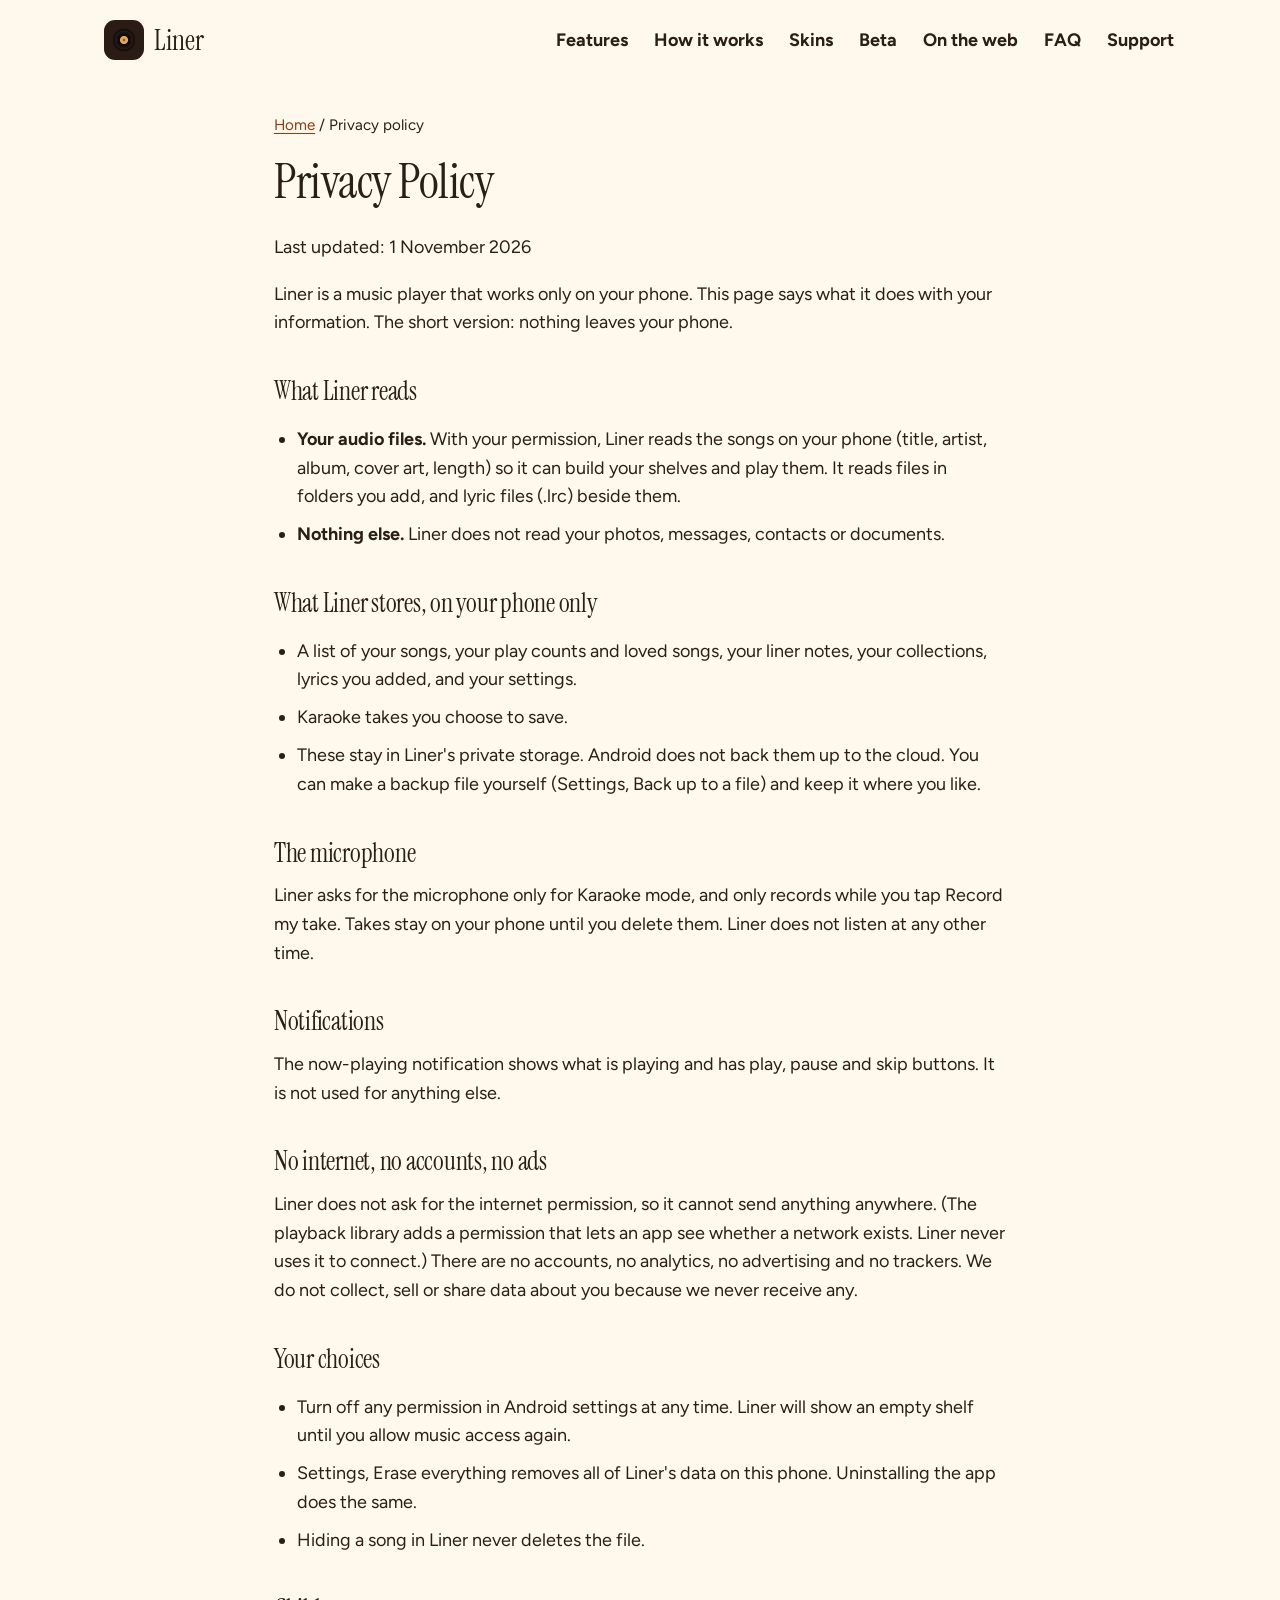
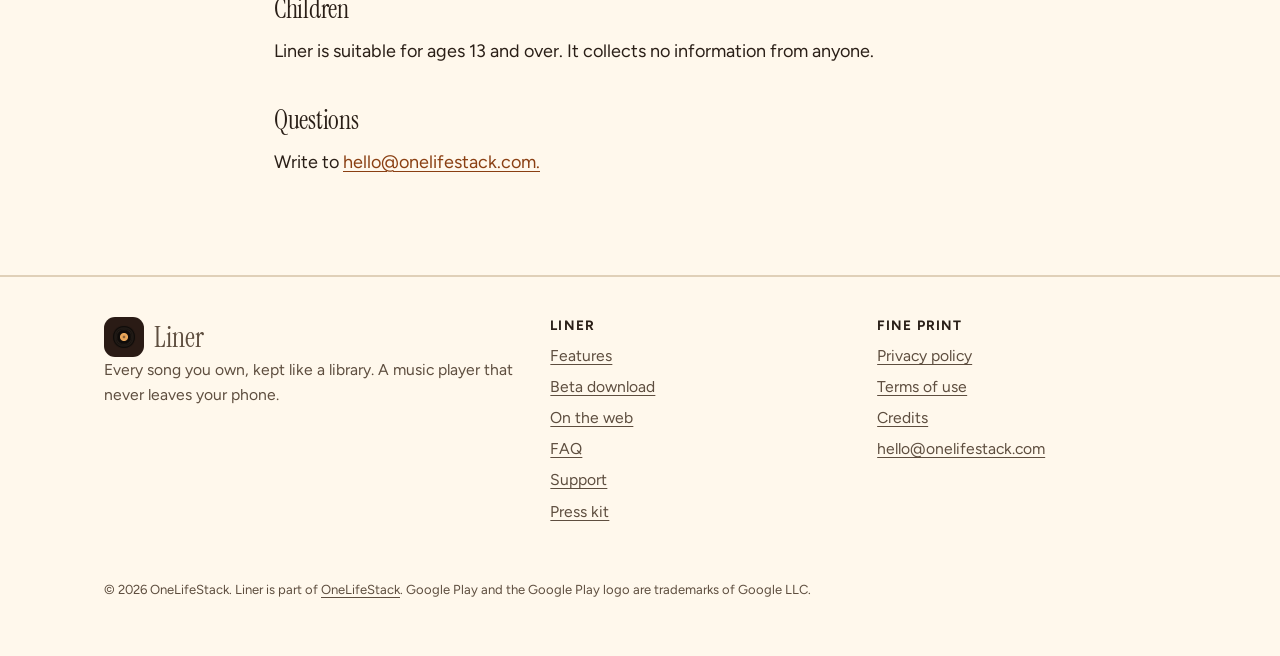
<file: privacy/index.html>
<!doctype html>
<html lang="en"><head><meta charset="utf-8">
<meta name="viewport" content="width=device-width, initial-scale=1">
<title>Privacy policy | Liner</title>
<meta name="description" content="Liner keeps everything on your phone. Read the privacy policy in plain words.">
<meta name="theme-color" content="#FFF8EC" media="(prefers-color-scheme: light)"><meta name="theme-color" content="#17120F" media="(prefers-color-scheme: dark)">
<meta http-equiv="Content-Security-Policy" content="default-src 'self'; script-src 'self'; img-src 'self' data:; style-src 'self' 'unsafe-inline'; font-src 'self'; base-uri 'self'; form-action 'none'">
<link rel="canonical" href="https://liner.onelifestack.com/privacy/">
<link rel="icon" href="/assets/icon-32.png" sizes="32x32" type="image/png"><link rel="apple-touch-icon" href="/assets/icon-180.png">
<link rel="preload" href="/assets/fonts/instrument_serif.ttf" as="font" type="font/ttf" crossorigin><link rel="preload" href="/assets/fonts/figtree_400.ttf" as="font" type="font/ttf" crossorigin><link rel="preload" href="/assets/fonts/figtree_700.ttf" as="font" type="font/ttf" crossorigin>
<meta property="og:type" content="website"><meta property="og:site_name" content="Liner"><meta property="og:title" content="Privacy policy | Liner">
<meta property="og:description" content="Liner keeps everything on your phone. Read the privacy policy in plain words."><meta property="og:url" content="https://liner.onelifestack.com/privacy/"><meta property="og:image" content="https://liner.onelifestack.com/assets/og.png">
<meta name="twitter:card" content="summary_large_image">
<link rel="stylesheet" href="/assets/site.css">
<script src="/assets/site.js" defer></script>
</head><body>
<a class="skip" href="#main">Skip to content</a>
<header class="site"><div class="wrap"><a class="brand" href="/"><img src="/assets/icon-180.png" width="40" height="40" alt="">Liner</a>
<nav class="main" aria-label="Main"><a href="/#features">Features</a><a href="/#how">How it works</a><a href="/#skins">Skins</a><a href="/#beta">Beta</a><a href="/#web">On the web</a><a href="/#faq">FAQ</a><a href="/support/">Support</a></nav></div></header>
<main id="main">
<div class="article"><div class="wrap"><p class="crumbs"><a href="/">Home</a> / Privacy policy</p><h1>Privacy Policy</h1>
<p>Last updated: 1 November 2026</p>
<p>Liner is a music player that works only on your phone. This page says what it does with your information. The short version: nothing leaves your phone.</p>
<h2>What Liner reads</h2>
<ul><li><strong>Your audio files.</strong> With your permission, Liner reads the songs on your phone (title, artist, album, cover art, length) so it can build your shelves and play them. It reads files in folders you add, and lyric files (.lrc) beside them.</li><li><strong>Nothing else.</strong> Liner does not read your photos, messages, contacts or documents.</li></ul>
<h2>What Liner stores, on your phone only</h2>
<ul><li>A list of your songs, your play counts and loved songs, your liner notes, your collections, lyrics you added, and your settings.</li><li>Karaoke takes you choose to save.</li><li>These stay in Liner's private storage. Android does not back them up to the cloud. You can make a backup file yourself (Settings, Back up to a file) and keep it where you like.</li></ul>
<h2>The microphone</h2>
<p>Liner asks for the microphone only for Karaoke mode, and only records while you tap Record my take. Takes stay on your phone until you delete them. Liner does not listen at any other time.</p>
<h2>Notifications</h2>
<p>The now-playing notification shows what is playing and has play, pause and skip buttons. It is not used for anything else.</p>
<h2>No internet, no accounts, no ads</h2>
<p>Liner does not ask for the internet permission, so it cannot send anything anywhere. (The playback library adds a permission that lets an app see whether a network exists. Liner never uses it to connect.) There are no accounts, no analytics, no advertising and no trackers. We do not collect, sell or share data about you because we never receive any.</p>
<h2>Your choices</h2>
<ul><li>Turn off any permission in Android settings at any time. Liner will show an empty shelf until you allow music access again.</li><li>Settings, Erase everything removes all of Liner's data on this phone. Uninstalling the app does the same.</li><li>Hiding a song in Liner never deletes the file.</li></ul>
<h2>Children</h2>
<p>Liner is suitable for ages 13 and over. It collects no information from anyone.</p>
<h2>Questions</h2>
<p>Write to <a href="mailto:hello@onelifestack.com.">hello@onelifestack.com.</a></p></div></div>
</main>
<footer class="site"><div class="wrap">
<div><a class="brand" href="/"><img src="/assets/icon-180.png" width="40" height="40" alt="">Liner</a>
<p>Every song you own, kept like a library. A music player that never leaves your phone.</p></div>
<div><h2>Liner</h2><ul><li><a href="/#features">Features</a></li><li><a href="/#beta">Beta download</a></li><li><a href="/#web">On the web</a></li><li><a href="/#faq">FAQ</a></li><li><a href="/support/">Support</a></li><li><a href="/press/">Press kit</a></li></ul></div>
<div><h2>Fine print</h2><ul><li><a href="/privacy/">Privacy policy</a></li><li><a href="/terms/">Terms of use</a></li><li><a href="/credits/">Credits</a></li><li><a href="mailto:hello@onelifestack.com">hello@onelifestack.com</a></li></ul></div>
<small>© 2026 OneLifeStack. Liner is part of <a href="https://onelifestack.com">OneLifeStack</a>. Google Play and the Google Play logo are trademarks of Google LLC.</small>
</div></footer></body></html>
</file>
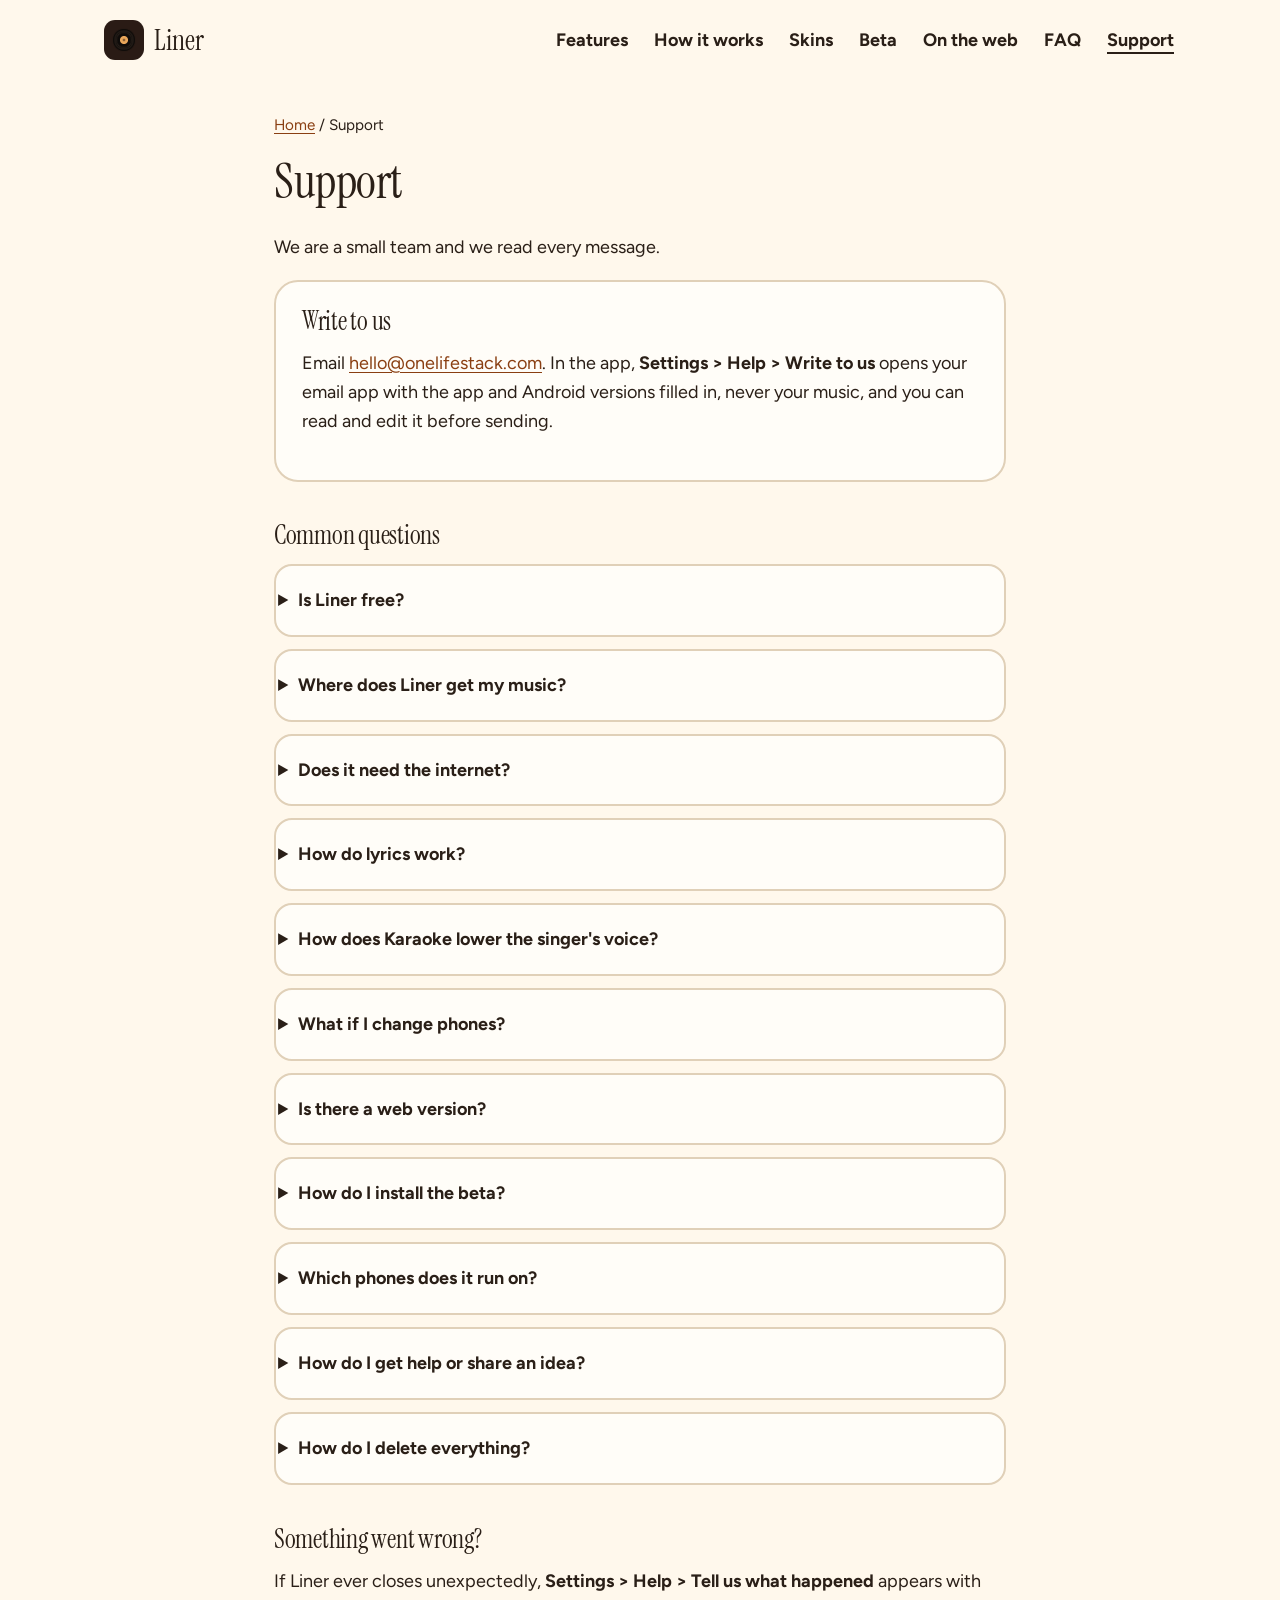
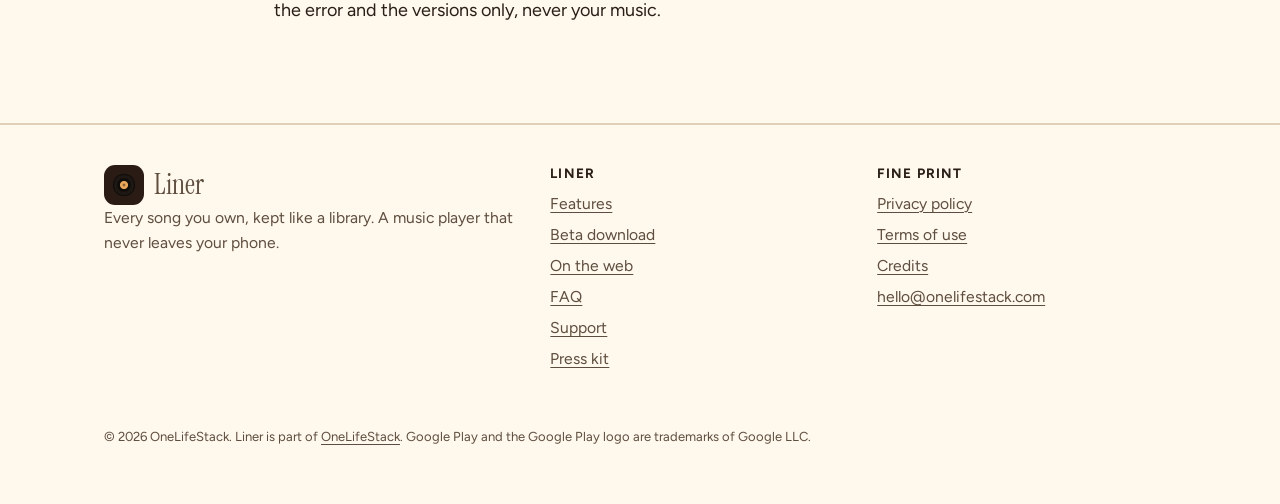
<file: support/index.html>
<!doctype html>
<html lang="en"><head><meta charset="utf-8">
<meta name="viewport" content="width=device-width, initial-scale=1">
<title>Support | Liner</title>
<meta name="description" content="Get help with Liner or send an idea.">
<meta name="theme-color" content="#FFF8EC" media="(prefers-color-scheme: light)"><meta name="theme-color" content="#17120F" media="(prefers-color-scheme: dark)">
<meta http-equiv="Content-Security-Policy" content="default-src 'self'; script-src 'self'; img-src 'self' data:; style-src 'self' 'unsafe-inline'; font-src 'self'; base-uri 'self'; form-action 'none'">
<link rel="canonical" href="https://liner.onelifestack.com/support/">
<link rel="icon" href="/assets/icon-32.png" sizes="32x32" type="image/png"><link rel="apple-touch-icon" href="/assets/icon-180.png">
<link rel="preload" href="/assets/fonts/instrument_serif.ttf" as="font" type="font/ttf" crossorigin><link rel="preload" href="/assets/fonts/figtree_400.ttf" as="font" type="font/ttf" crossorigin><link rel="preload" href="/assets/fonts/figtree_700.ttf" as="font" type="font/ttf" crossorigin>
<meta property="og:type" content="website"><meta property="og:site_name" content="Liner"><meta property="og:title" content="Support | Liner">
<meta property="og:description" content="Get help with Liner or send an idea."><meta property="og:url" content="https://liner.onelifestack.com/support/"><meta property="og:image" content="https://liner.onelifestack.com/assets/og.png">
<meta name="twitter:card" content="summary_large_image">
<link rel="stylesheet" href="/assets/site.css">
<script src="/assets/site.js" defer></script>
</head><body>
<a class="skip" href="#main">Skip to content</a>
<header class="site"><div class="wrap"><a class="brand" href="/"><img src="/assets/icon-180.png" width="40" height="40" alt="">Liner</a>
<nav class="main" aria-label="Main"><a href="/#features">Features</a><a href="/#how">How it works</a><a href="/#skins">Skins</a><a href="/#beta">Beta</a><a href="/#web">On the web</a><a href="/#faq">FAQ</a><a href="/support/" aria-current="page">Support</a></nav></div></header>
<main id="main">
<div class="article"><div class="wrap"><p class="crumbs"><a href="/">Home</a> / Support</p><h1>Support</h1><p>We are a small team and we read every message.</p>
<div class="panel"><h2 style="margin-top:0">Write to us</h2><p>Email <a href="mailto:hello@onelifestack.com">hello@onelifestack.com</a>. In the app, <strong>Settings &gt; Help &gt; Write to us</strong> opens your email app with the app and Android versions filled in, never your music, and you can read and edit it before sending.</p></div>
<h2>Common questions</h2><details><summary>Is Liner free?</summary><p>Yes. There are no ads, no subscriptions and nothing to buy.</p></details><details><summary>Where does Liner get my music?</summary><p>From the audio files already on your phone: the Music and Downloads folders, plus any folder you add. It never downloads or streams anything.</p></details><details><summary>Does it need the internet?</summary><p>No. Liner does not even ask for the internet permission, so it cannot send anything anywhere.</p></details><details><summary>How do lyrics work?</summary><p>Put a .lrc file next to a song in a folder you added, or add one from the song's Lyrics screen, or paste the words. Liner shows them in time with the music. It does not look lyrics up online.</p></details><details><summary>How does Karaoke lower the singer's voice?</summary><p>A singer sits in the middle of a stereo mix, so Liner turns down what both speakers share. A little bass may go with it, and mono songs cannot be treated. It is a guide, not a studio tool.</p></details><details><summary>What if I change phones?</summary><p>Use Settings > Back up to a file to save your notes, loved songs, collections, lyrics and settings. Copy the file and your music to the new phone and choose Restore. Songs are matched by title, artist and album.</p></details><details><summary>Is there a web version?</summary><p>Yes, for laptops: open it in Chrome, Edge or Brave, pick a music folder, and it plays in the browser. Backup files work between the phone and the web.</p></details><details><summary>How do I install the beta?</summary><p>Open <a href="/#beta">the Beta section</a> on your phone, tap Download, and open the file when it finishes. Android may ask you to allow installs from your browser or Files app once; say yes, then tap Install. It needs Android 8.0 or newer.</p></details><details><summary>Which phones does it run on?</summary><p>Android 8.0 (Oreo) and newer.</p></details><details><summary>How do I get help or share an idea?</summary><p>Open Settings > Help in the app, or write to <a href="mailto:hello@onelifestack.com">hello@onelifestack.com</a>.</p></details><details><summary>How do I delete everything?</summary><p>Settings > Erase everything in the app, or just uninstall it. There is nothing to delete anywhere else, and your music files are never touched.</p></details><h2>Something went wrong?</h2><p>If Liner ever closes unexpectedly, <strong>Settings &gt; Help &gt; Tell us what happened</strong> appears with the error and the versions only, never your music.</p></div></div>
</main>
<footer class="site"><div class="wrap">
<div><a class="brand" href="/"><img src="/assets/icon-180.png" width="40" height="40" alt="">Liner</a>
<p>Every song you own, kept like a library. A music player that never leaves your phone.</p></div>
<div><h2>Liner</h2><ul><li><a href="/#features">Features</a></li><li><a href="/#beta">Beta download</a></li><li><a href="/#web">On the web</a></li><li><a href="/#faq">FAQ</a></li><li><a href="/support/">Support</a></li><li><a href="/press/">Press kit</a></li></ul></div>
<div><h2>Fine print</h2><ul><li><a href="/privacy/">Privacy policy</a></li><li><a href="/terms/">Terms of use</a></li><li><a href="/credits/">Credits</a></li><li><a href="mailto:hello@onelifestack.com">hello@onelifestack.com</a></li></ul></div>
<small>© 2026 OneLifeStack. Liner is part of <a href="https://onelifestack.com">OneLifeStack</a>. Google Play and the Google Play logo are trademarks of Google LLC.</small>
</div></footer></body></html>
</file>
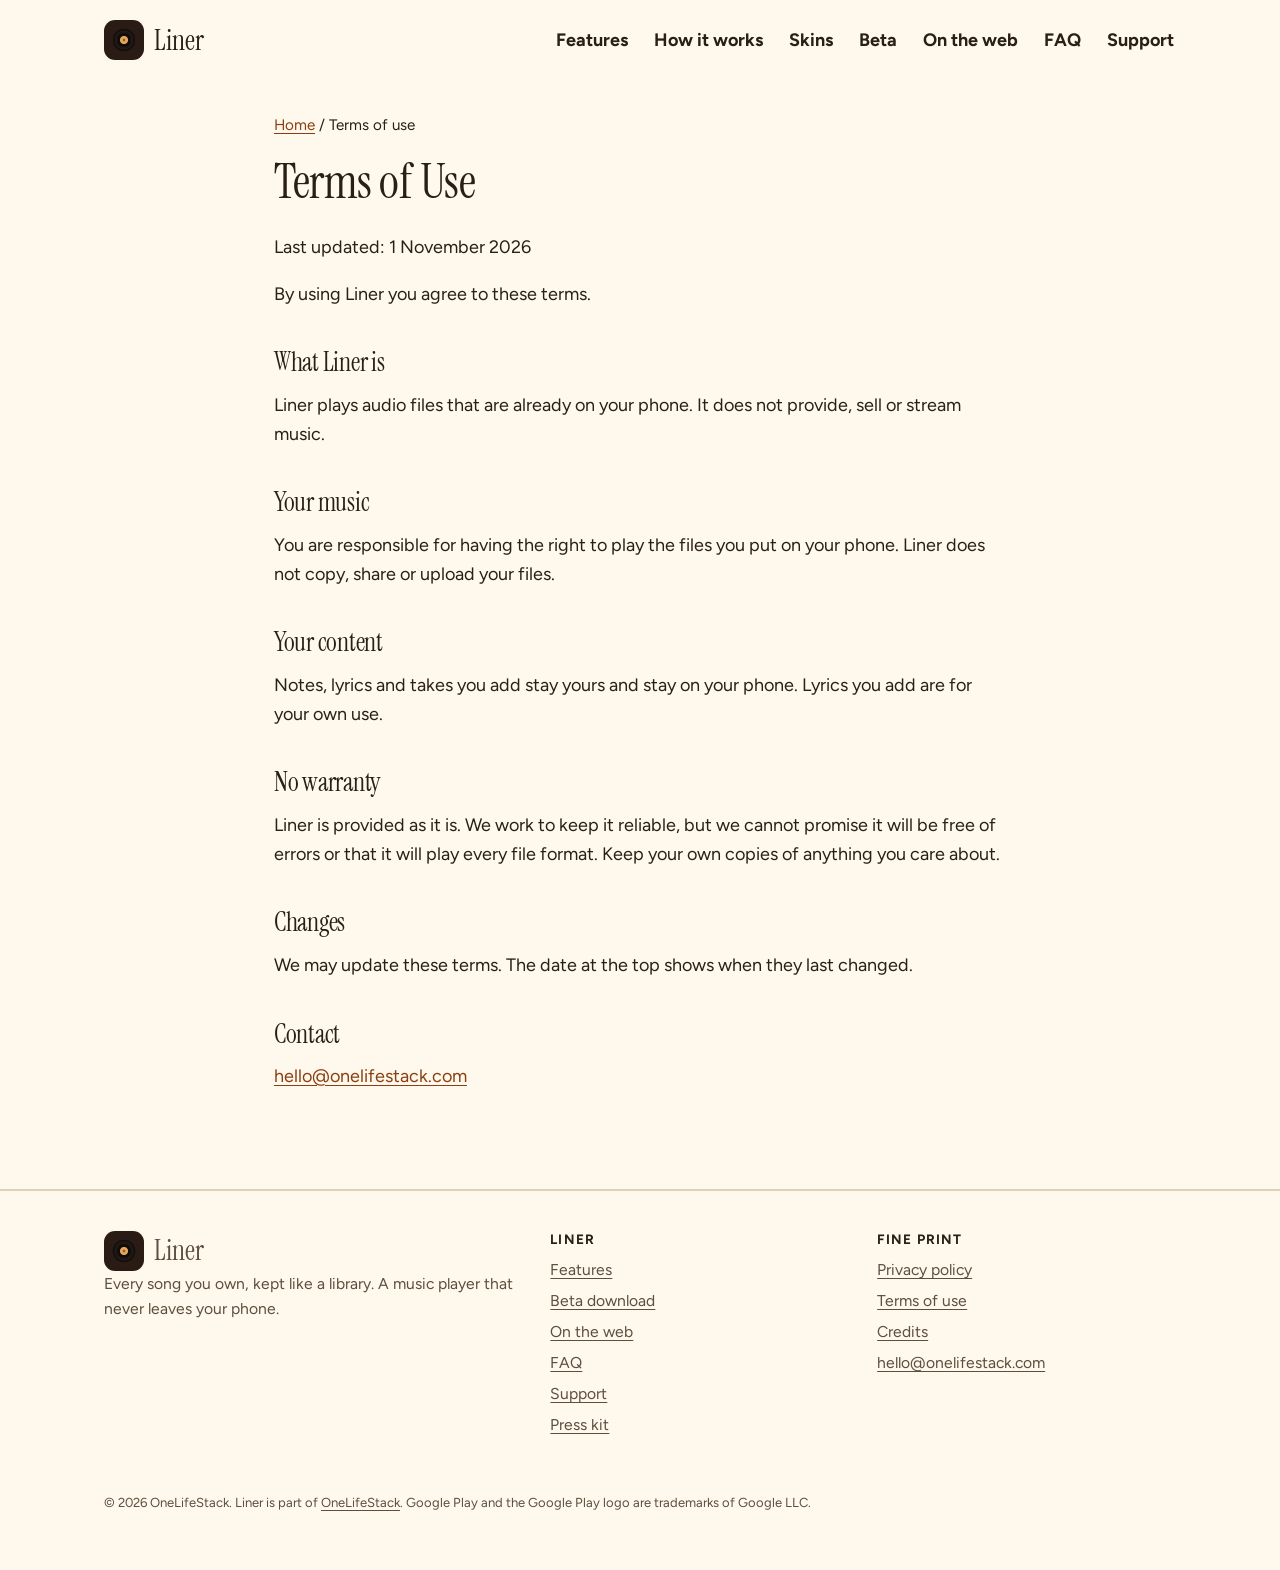
<file: terms/index.html>
<!doctype html>
<html lang="en"><head><meta charset="utf-8">
<meta name="viewport" content="width=device-width, initial-scale=1">
<title>Terms of use | Liner</title>
<meta name="description" content="The terms for using Liner.">
<meta name="theme-color" content="#FFF8EC" media="(prefers-color-scheme: light)"><meta name="theme-color" content="#17120F" media="(prefers-color-scheme: dark)">
<meta http-equiv="Content-Security-Policy" content="default-src 'self'; script-src 'self'; img-src 'self' data:; style-src 'self' 'unsafe-inline'; font-src 'self'; base-uri 'self'; form-action 'none'">
<link rel="canonical" href="https://liner.onelifestack.com/terms/">
<link rel="icon" href="/assets/icon-32.png" sizes="32x32" type="image/png"><link rel="apple-touch-icon" href="/assets/icon-180.png">
<link rel="preload" href="/assets/fonts/instrument_serif.ttf" as="font" type="font/ttf" crossorigin><link rel="preload" href="/assets/fonts/figtree_400.ttf" as="font" type="font/ttf" crossorigin><link rel="preload" href="/assets/fonts/figtree_700.ttf" as="font" type="font/ttf" crossorigin>
<meta property="og:type" content="website"><meta property="og:site_name" content="Liner"><meta property="og:title" content="Terms of use | Liner">
<meta property="og:description" content="The terms for using Liner."><meta property="og:url" content="https://liner.onelifestack.com/terms/"><meta property="og:image" content="https://liner.onelifestack.com/assets/og.png">
<meta name="twitter:card" content="summary_large_image">
<link rel="stylesheet" href="/assets/site.css">
<script src="/assets/site.js" defer></script>
</head><body>
<a class="skip" href="#main">Skip to content</a>
<header class="site"><div class="wrap"><a class="brand" href="/"><img src="/assets/icon-180.png" width="40" height="40" alt="">Liner</a>
<nav class="main" aria-label="Main"><a href="/#features">Features</a><a href="/#how">How it works</a><a href="/#skins">Skins</a><a href="/#beta">Beta</a><a href="/#web">On the web</a><a href="/#faq">FAQ</a><a href="/support/">Support</a></nav></div></header>
<main id="main">
<div class="article"><div class="wrap"><p class="crumbs"><a href="/">Home</a> / Terms of use</p><h1>Terms of Use</h1>
<p>Last updated: 1 November 2026</p>
<p>By using Liner you agree to these terms.</p>
<h2>What Liner is</h2>
<p>Liner plays audio files that are already on your phone. It does not provide, sell or stream music.</p>
<h2>Your music</h2>
<p>You are responsible for having the right to play the files you put on your phone. Liner does not copy, share or upload your files.</p>
<h2>Your content</h2>
<p>Notes, lyrics and takes you add stay yours and stay on your phone. Lyrics you add are for your own use.</p>
<h2>No warranty</h2>
<p>Liner is provided as it is. We work to keep it reliable, but we cannot promise it will be free of errors or that it will play every file format. Keep your own copies of anything you care about.</p>
<h2>Changes</h2>
<p>We may update these terms. The date at the top shows when they last changed.</p>
<h2>Contact</h2>
<p><a href="mailto:hello@onelifestack.com">hello@onelifestack.com</a></p></div></div>
</main>
<footer class="site"><div class="wrap">
<div><a class="brand" href="/"><img src="/assets/icon-180.png" width="40" height="40" alt="">Liner</a>
<p>Every song you own, kept like a library. A music player that never leaves your phone.</p></div>
<div><h2>Liner</h2><ul><li><a href="/#features">Features</a></li><li><a href="/#beta">Beta download</a></li><li><a href="/#web">On the web</a></li><li><a href="/#faq">FAQ</a></li><li><a href="/support/">Support</a></li><li><a href="/press/">Press kit</a></li></ul></div>
<div><h2>Fine print</h2><ul><li><a href="/privacy/">Privacy policy</a></li><li><a href="/terms/">Terms of use</a></li><li><a href="/credits/">Credits</a></li><li><a href="mailto:hello@onelifestack.com">hello@onelifestack.com</a></li></ul></div>
<small>© 2026 OneLifeStack. Liner is part of <a href="https://onelifestack.com">OneLifeStack</a>. Google Play and the Google Play logo are trademarks of Google LLC.</small>
</div></footer></body></html>
</file>
<file: assets/site.css>
/* Liner site. Tokens come from the app (ui/Tokens.kt, Walnut and Parchment); keep them in step. */
@font-face { font-family: "Instrument Serif"; font-display: swap; src: url(/assets/fonts/instrument_serif.ttf) format("truetype"); }
@font-face { font-family: "Instrument Serif"; font-style: italic; font-display: swap; src: url(/assets/fonts/instrument_serif_italic.ttf) format("truetype"); }
@font-face { font-family: Figtree; font-weight: 400; font-display: swap; src: url(/assets/fonts/figtree_400.ttf) format("truetype"); }
@font-face { font-family: Figtree; font-weight: 600; font-display: swap; src: url(/assets/fonts/figtree_600.ttf) format("truetype"); }
@font-face { font-family: Figtree; font-weight: 700; font-display: swap; src: url(/assets/fonts/figtree_700.ttf) format("truetype"); }

:root {
  --bg: #FFF8EC; --surface: #FFFDF8; --outline: #E0D0B8; --ink: #2A1F17; --muted: #5E4E3F; --primary: #A4521F; --on-primary: #FFF8EC;
  --primary-soft: #F1E6D4; --accent: #E8A65A; --warn: #FFF1D6; --link: #8A3F12;
  --yellow: #E8A65A; --coral: #D9805F; --sky: #9DB7C9; --lilac: #C9A8B8; --pink: #E6B8A8; --mint: #A9C29A; --deck-ink: #2A1F17;
  --shadow: 0 18px 40px rgba(42, 31, 23, .18);
  --radius: 24px; --pill: 999px; --maxw: 1120px;
}
@media (prefers-color-scheme: dark) {
  :root { --bg: #17120F; --surface: #241C17; --outline: #4A3B30; --ink: #F4EADD; --muted: #BFAE9C; --primary: #E8A65A; --on-primary: #2A1A0C; --primary-soft: #2B1C15; --warn: #3A2F1A; --link: #E8A65A; --shadow: 0 18px 40px rgba(0, 0, 0, .55); }
}

*, *::before, *::after { box-sizing: border-box; }
html { scroll-behavior: smooth; -webkit-text-size-adjust: 100%; }
@media (prefers-reduced-motion: reduce) { html { scroll-behavior: auto; } * { animation: none !important; transition: none !important; } }
body { margin: 0; background: var(--bg); color: var(--ink); font: 400 18px/1.6 Figtree, system-ui, sans-serif; }
img { max-width: 100%; height: auto; }
h1, h2, h3 { font-family: "Instrument Serif", Georgia, serif; font-weight: 400; line-height: 1.12; margin: 0 0 .5em; letter-spacing: -.01em; }
h1 { font-size: clamp(2.4rem, 6vw, 4rem); }
h2 { font-size: clamp(1.8rem, 4vw, 2.6rem); }
h3 { font-size: 1.3rem; }
p { margin: 0 0 1em; }
a { color: var(--link); text-underline-offset: 3px; }
a:hover { text-decoration-thickness: 2px; }
:focus-visible { outline: 3px solid var(--primary); outline-offset: 3px; border-radius: 6px; }
.skip { position: absolute; left: -999px; top: 8px; background: var(--primary); color: var(--on-primary); padding: 10px 16px; border-radius: var(--pill); z-index: 10; }
.skip:focus { left: 8px; }
.wrap { max-width: var(--maxw); margin: 0 auto; padding: 0 24px; }
.muted { color: var(--muted); }
.eyebrow { font-weight: 800; font-size: .85rem; letter-spacing: .08em; text-transform: uppercase; color: var(--muted); margin-bottom: .6em; }

/* header */
header.site { padding: 18px 0; }
header.site .wrap { display: flex; flex-wrap: wrap; align-items: center; gap: 12px 28px; }
.brand { display: flex; align-items: center; gap: 10px; font: 400 1.75rem "Instrument Serif", Georgia, serif; color: var(--ink); text-decoration: none; }
.brand img { width: 40px; height: 40px; border-radius: 11px; }
nav.main { display: flex; flex-wrap: wrap; gap: 6px 22px; margin-left: auto; align-items: center; }
nav.main a { color: var(--ink); font-weight: 700; text-decoration: none; padding: 8px 2px; }
nav.main a:hover, nav.main a[aria-current="page"] { text-decoration: underline; text-decoration-thickness: 2px; text-underline-offset: 6px; }

/* buttons */
.btn { display: inline-flex; align-items: center; justify-content: center; gap: 10px; min-height: 56px; padding: 0 28px; border-radius: var(--pill); font: 800 1.05rem Figtree, sans-serif; text-decoration: none; border: 2px solid transparent; cursor: pointer; }
.btn.primary { background: var(--primary); color: var(--on-primary); }
.btn.primary:hover { filter: brightness(1.1); }
.btn.ghost { background: transparent; color: var(--ink); border-color: var(--outline); }
.btn.ghost:hover { border-color: var(--ink); }
.btn[aria-disabled="true"] { background: var(--outline); color: var(--muted); cursor: default; }
.cta-row { display: flex; flex-wrap: wrap; gap: 14px; margin: 28px 0 8px; }
.note { font-size: .95rem; color: var(--muted); }

/* hero */
.hero { padding: 40px 0 72px; }
.hero .wrap { display: grid; grid-template-columns: 1.1fr .9fr; gap: 48px; align-items: center; }
.hero p.lead { font-size: 1.3rem; color: var(--muted); max-width: 34em; }
.phone { position: relative; width: min(290px, 70vw); border-radius: 40px; background: #1A1226; padding: 9px; box-shadow: var(--shadow); }
.phone img { display: block; width: 100%; border-radius: 32px; }

/* promise strip */
.promise { background: var(--primary); color: var(--on-primary); padding: 22px 0; }
.promise ul { list-style: none; margin: 0; padding: 0; display: flex; flex-wrap: wrap; justify-content: space-between; gap: 10px 28px; font-weight: 800; }
.promise li::before { content: "✓"; margin-right: 8px; }

/* sections */
section { padding: 72px 0; }
section.tint { background: var(--primary-soft); }
.section-head { max-width: 42em; margin-bottom: 36px; }
.section-head p { color: var(--muted); font-size: 1.15rem; }
.grid { display: grid; gap: 20px; grid-template-columns: repeat(auto-fit, minmax(300px, 1fr)); }
.tile { border-radius: var(--radius); padding: 26px; color: var(--deck-ink); }
.tile h3 { margin-bottom: .35em; }
.tile p { margin: 0; }
.tile.yellow { background: var(--yellow); } .tile.coral { background: var(--coral); } .tile.sky { background: var(--sky); }
.tile.lilac { background: var(--lilac); } .tile.pink { background: var(--pink); } .tile.mint { background: var(--mint); }
.panel { background: var(--surface); border: 2px solid var(--outline); border-radius: var(--radius); padding: 26px; }
.steps { counter-reset: s; display: grid; gap: 20px; grid-template-columns: repeat(auto-fit, minmax(250px, 1fr)); list-style: none; padding: 0; margin: 0; }
.steps li { counter-increment: s; background: var(--surface); border: 2px solid var(--outline); border-radius: var(--radius); padding: 26px; }
.steps li::before { content: counter(s); display: grid; place-items: center; width: 44px; height: 44px; border-radius: 14px; background: var(--yellow); color: var(--deck-ink); font: 700 1.3rem "Instrument Serif", sans-serif; margin-bottom: 14px; }
.steps h3 { margin-bottom: .3em; }
.gallery { display: grid; gap: 28px 18px; grid-template-columns: repeat(auto-fit, minmax(150px, 1fr)); }
.gallery figure { margin: 0; }
.gallery .phone { width: 100%; padding: 7px; border-radius: 32px; }
.gallery .phone img { border-radius: 26px; }
.gallery figcaption { margin-top: 12px; font-weight: 700; text-align: center; }
.two { display: grid; gap: 40px; grid-template-columns: 1fr 1fr; align-items: start; }
.keep, .never { list-style: none; padding: 0; margin: 0; }
.keep li, .never li { padding: 8px 0 8px 32px; position: relative; }
.keep li::before { content: "✓"; position: absolute; left: 0; color: var(--primary); font-weight: 800; }
.never li::before { content: "✕"; position: absolute; left: 0; color: var(--muted); font-weight: 800; }

/* faq */
details { background: var(--surface); border: 2px solid var(--outline); border-radius: 18px; padding: 4px 22px; margin-bottom: 12px; }
summary { cursor: pointer; font-weight: 800; padding: 16px 0; list-style-position: outside; }
details[open] summary { margin-bottom: 0; }
details p { color: var(--muted); }

/* article pages (privacy, terms, ...) */
.article { padding: 32px 0 80px; }
.article .wrap { max-width: 780px; }
.article h1 { font-size: clamp(2rem, 5vw, 3rem); }
.article h2 { font-size: 1.6rem; margin-top: 1.6em; }
.article ul, .article ol { padding-left: 1.3em; }
.article li { margin-bottom: .5em; }
.article .updated { color: var(--muted); font-style: italic; }
.crumbs { font-size: .95rem; margin-bottom: 18px; }
.press-grid { display: grid; gap: 20px; grid-template-columns: repeat(auto-fit, minmax(240px, 1fr)); }
.swatches { display: flex; flex-wrap: wrap; gap: 12px; }
.swatch { width: 120px; }
.swatch span { display: block; height: 64px; border-radius: 16px; border: 2px solid var(--outline); margin-bottom: 6px; }
.swatch code { font-size: .85rem; }

footer.site { border-top: 2px solid var(--outline); padding: 40px 0 56px; color: var(--muted); font-size: .98rem; }
footer.site .wrap { display: grid; gap: 28px; grid-template-columns: 1.4fr 1fr 1fr; }
footer.site h2 { font: 800 .85rem Figtree, sans-serif; letter-spacing: .08em; text-transform: uppercase; color: var(--ink); margin: 0 0 10px; }
footer.site ul { list-style: none; margin: 0; padding: 0; }
footer.site li { margin-bottom: 6px; }
footer.site a { color: var(--muted); }
footer.site small { display: block; margin-top: 22px; grid-column: 1 / -1; }

@media (max-width: 860px) {
  .hero .wrap, .two, footer.site .wrap { grid-template-columns: 1fr; }
  .hero-art { min-height: 460px; }
  nav.main { margin-left: 0; width: 100%; }
  section { padding: 52px 0; }
}

/* ---------- beta ---------- */
.badge { display: inline-block; vertical-align: middle; margin-left: 10px; padding: 3px 10px; border-radius: var(--pill); background: var(--yellow); color: var(--deck-ink); font: 800 .72rem Figtree, sans-serif; letter-spacing: .08em; text-transform: uppercase; }
.btn .ico { flex: none; }
.facts { display: grid; grid-template-columns: repeat(2, 1fr); gap: 14px 20px; margin: 26px 0 16px; }
.facts dt { font-weight: 800; font-size: .8rem; text-transform: uppercase; letter-spacing: .06em; color: var(--muted); }
.facts dd { margin: 0; font-weight: 700; }
.hash { display: block; word-break: break-all; background: var(--primary-soft); padding: 10px 12px; border-radius: 12px; font-size: .85rem; }
ol.install { padding-left: 1.3em; }
ol.install li { margin-bottom: .6em; }

/* ---------- hero art ---------- */
.hero-art { position: relative; display: grid; place-items: center; min-height: 540px; }
.plx { translate: 0 calc(var(--py, 0) * 1px); }
.plx.stackwrap { position: absolute; left: -36px; bottom: 24px; z-index: 2; }
.stack { position: relative; width: clamp(150px, 22vw, 200px); aspect-ratio: 4 / 5; }
.sc { position: absolute; inset: 0; border-radius: 28px; box-shadow: var(--shadow); display: grid; place-items: center; padding: 18px; text-align: center; font: 700 1.3rem/1.15 "Instrument Serif", sans-serif; color: var(--deck-ink); transform-origin: 50% 90%; }
.sc small { position: absolute; top: 14px; left: 16px; font: 800 .68rem Figtree, sans-serif; letter-spacing: .08em; text-transform: uppercase; opacity: .8; }
.sc.a { background: var(--lilac); z-index: 3; }
.sc.b { background: var(--pink); z-index: 2; transform: translateY(14px) scale(.95); }
.sc.c { background: var(--yellow); z-index: 1; transform: translateY(28px) scale(.9); }
.lab { position: absolute; bottom: 14px; padding: 6px 14px; border-radius: var(--pill); font: 800 .8rem Figtree, sans-serif; background: #fff; color: var(--deck-ink); opacity: 0; }
.sc.a .lab { background: var(--mint); } .sc.b .lab { background: var(--coral); } .sc.c .lab { background: var(--sky); }
.paused .sc, .paused .lab, .paused .float, .hero-art.off .sc, .hero-art.off .lab, .hero-art.off .float { animation-play-state: paused; }

/* ---------- how it works, sticky ---------- */
.how-phone { display: none; }
.how-phone .phone { width: min(300px, 100%); margin: 0 auto; }
.shots { position: relative; aspect-ratio: 1080 / 2160; border-radius: 32px; overflow: hidden; }
.shots img { position: absolute; inset: 0; width: 100%; height: 100%; border-radius: 0; opacity: 0; transition: opacity .5s ease; }
.shots img.on { opacity: 1; }
@media (min-width: 861px) {
  .js .how { display: grid; grid-template-columns: 1fr 340px; gap: 56px; align-items: start; }
  .js .how .steps { grid-template-columns: 1fr; gap: 24px; }
  .js .how .steps li { min-height: 46vh; display: flex; flex-direction: column; justify-content: center; opacity: .55; transition: opacity .4s ease, transform .4s ease; }
  .js .how .steps li.active { opacity: 1; transform: translateX(8px); }
  .js .how-phone { display: block; position: sticky; top: 14vh; align-self: start; }
}

/* ---------- motion (only when welcome) ---------- */
@keyframes rise { from { opacity: 0; transform: translateY(18px); } }
@keyframes float { 50% { transform: translateY(-10px); } }
@keyframes sc {
  0%, 22% { transform: translate(0, 0) rotate(0) scale(1); opacity: 1; z-index: 3; }
  33% { transform: translate(var(--ax), var(--ay)) rotate(var(--ar)) scale(1); opacity: 0; z-index: 3; }
  34% { transform: translateY(28px) scale(.9); opacity: 0; z-index: 1; }
  40%, 66% { transform: translateY(28px) scale(.9); opacity: 1; z-index: 1; }
  70%, 96% { transform: translateY(14px) scale(.95); opacity: 1; z-index: 2; }
  100% { transform: translate(0, 0) rotate(0) scale(1); opacity: 1; z-index: 3; }
}
@keyframes lab { 0%, 12% { opacity: 0; transform: scale(.8); } 19%, 30% { opacity: 1; transform: scale(1); } 33%, 100% { opacity: 0; } }
@media (prefers-reduced-motion: no-preference) {
  .hero .wrap > div:first-child > * { animation: rise .8s cubic-bezier(.2, .7, .2, 1) both; }
  .hero .wrap > div:first-child > :nth-child(2) { animation-delay: .08s; } .hero .wrap > div:first-child > :nth-child(3) { animation-delay: .16s; }
  .hero .wrap > div:first-child > :nth-child(4) { animation-delay: .24s; } .hero .wrap > div:first-child > :nth-child(5) { animation-delay: .32s; }
  .float { animation: float 7s ease-in-out infinite; }
  .sc { animation: sc 9s infinite both; }
  .sc.a { --ax: 140%; --ay: 0%; --ar: 16deg; }
  .sc.b { --ax: -140%; --ay: 0%; --ar: -16deg; animation-delay: -6s; }
  .sc.c { --ax: 0%; --ay: -130%; --ar: 0deg; animation-delay: -3.3s; }
  .sc .lab { animation: lab 9s infinite both; animation-delay: inherit; }
  .motion .reveal { opacity: 0; translate: 0 26px; transition: opacity .7s ease, translate .7s cubic-bezier(.2, .7, .2, 1); transition-delay: calc(var(--i, 0) * 80ms); }
  .motion .reveal.in { opacity: 1; translate: none; }
  .btn { transition: transform .2s ease, filter .2s ease, box-shadow .2s ease, border-color .2s ease; }
  .btn:not([aria-disabled="true"]):hover { transform: translateY(-2px); box-shadow: 0 10px 24px rgba(164, 82, 31, .3); }
  .btn:not([aria-disabled="true"]):active { transform: scale(.97); box-shadow: none; }
  .tile, .panel { transition: transform .25s ease, box-shadow .25s ease; }
  .tile:hover { transform: translateY(-6px) rotate(-1deg); box-shadow: var(--shadow); }
  .panel:hover { transform: translateY(-3px); }
  .gallery .phone { transition: transform .3s ease; }
  .gallery figure:hover .phone { transform: translateY(-8px) rotate(-1.5deg); }
  details { transition: border-color .2s ease; } details[open] { border-color: var(--primary); }
  header.site { view-transition-name: site-header; }
  main { view-transition-name: page; }
  ::view-transition-old(page) { animation: vt-out .2s ease both; }
  ::view-transition-new(page) { animation: vt-in .35s ease both; }
  @keyframes vt-out { to { opacity: 0; } }
  @keyframes vt-in { from { opacity: 0; translate: 0 10px; } }
}
@view-transition { navigation: auto; }
@media (prefers-reduced-motion: reduce) {
  ::view-transition-group(*), ::view-transition-old(*), ::view-transition-new(*) { animation: none !important; }
  .shots img, .js .how .steps li { transition: none; }
}
@media (max-width: 860px) { .hero-art { min-height: 480px; } .plx.stackwrap { left: -6px; bottom: 6px; } .facts { grid-template-columns: 1fr 1fr; } }
</file>
<file: app/assets/index-BA75aMNn.css>
@font-face{font-family:Figtree;font-weight:400;src:url(/app/fonts/figtree_400.ttf) format("truetype");font-display:swap}@font-face{font-family:Figtree;font-weight:500;src:url(/app/fonts/figtree_500.ttf) format("truetype");font-display:swap}@font-face{font-family:Figtree;font-weight:600;src:url(/app/fonts/figtree_600.ttf) format("truetype");font-display:swap}@font-face{font-family:Figtree;font-weight:700;src:url(/app/fonts/figtree_700.ttf) format("truetype");font-display:swap}@font-face{font-family:"Instrument Serif";src:url(/app/fonts/instrument_serif.ttf) format("truetype");font-display:swap}@font-face{font-family:"Instrument Serif";font-style:italic;src:url(/app/fonts/instrument_serif_italic.ttf) format("truetype");font-display:swap}@font-face{font-family:VT323;src:url(/app/fonts/vt323.ttf) format("truetype");font-display:swap}:root{--bg:#17120F;--surface:#241C17;--hi:#2B1C15;--nav:#1D1713;--outline:#4A3B30;--divider:#2A221D;--text:#F4EADD;--muted:#BFAE9C;--dim:#9C8A78;--accent:#E8A65A;--on:#2A1A0C;--danger:#F5A58C;color-scheme:dark}:root[data-theme=light]{--bg:#FFF8EC;--surface:#F1E6D4;--hi:#EADBC3;--nav:#F6ECDA;--outline:#C9B79C;--divider:#E6D8C2;--text:#2A1F17;--muted:#5E4E3F;--dim:#6B5A4A;--accent:#A4521F;--on:#FFF8EC;--danger:#A23A1F;color-scheme:light}*{box-sizing:border-box}body{margin:0;background:var(--bg);color:var(--text);font:15px/1.5 Figtree,system-ui,sans-serif}h1,h2,h3{font-weight:400;margin:0}h1{font:400 38px/1.05 "Instrument Serif",Georgia,serif;margin-bottom:10px}h2{font:600 15px Figtree,sans-serif;margin:22px 0 8px}h3{font:600 14px Figtree;color:var(--muted);margin:18px 0 6px}em{font-style:italic;color:var(--accent);font-family:"Instrument Serif",Georgia,serif;font-weight:400}a{color:var(--accent)}.accent{color:var(--accent);font-weight:600;text-decoration:none}.muted{color:var(--muted)}.fine{color:var(--dim);font-size:12px}.serif{font:400 19px/1.35 "Instrument Serif",Georgia,serif}button{font:600 14px Figtree,sans-serif;color:var(--text);background:transparent;border:1px solid var(--outline);border-radius:22px;min-height:44px;padding:0 18px;cursor:pointer}button:hover{border-color:var(--accent)}button:focus-visible,a:focus-visible,input:focus-visible,textarea:focus-visible{outline:3px solid var(--accent);outline-offset:2px}button.primary{background:var(--accent);color:var(--on);border-color:var(--accent)}button.link{border:0;background:none;color:var(--muted);text-decoration:underline;min-height:32px;padding:0 8px}button[aria-pressed=true],button[aria-selected=true],button[aria-checked=true]{background:var(--text);color:var(--bg);border-color:var(--text)}.danger-btn{color:var(--danger);border-color:var(--danger)}input,textarea{font:16px Figtree,sans-serif;color:var(--text);background:var(--surface);border:1px solid var(--outline);border-radius:14px;padding:12px 16px;width:100%;max-width:520px}label{display:block;margin:10px 0;font-weight:600}label input{margin-top:6px;display:block}input[type=range]{padding:0;accent-color:var(--accent);background:none;border:0}.boot{display:grid;place-items:center;height:100vh;font:48px "Instrument Serif",serif}.brand{font:28px "Instrument Serif",serif;display:flex;align-items:center;gap:10px}.disc{width:26px;height:26px;border-radius:50%;border:2px solid var(--accent);position:relative;display:inline-block}.disc:after{content:"";position:absolute;inset:8px;border-radius:50%;background:var(--accent)}.shell{display:grid;grid-template-columns:220px 1fr;grid-template-rows:1fr auto;min-height:100vh;height:100vh}nav{background:var(--nav);padding:24px 16px;display:flex;flex-direction:column;gap:4px;grid-row:1 / 2;border-right:1px solid var(--divider)}nav small{color:var(--dim);margin-bottom:14px}nav a{color:var(--muted);text-decoration:none;padding:10px 14px;border-radius:12px;font-weight:500}nav a[aria-current=page]{background:var(--surface);color:var(--accent);font-weight:600}main{overflow:auto;padding:32px 40px 24px;max-width:1100px}.shell>main{grid-column:2}.bar{grid-column:1 / -1;display:flex;align-items:center;gap:18px;padding:10px 20px;background:var(--hi);border-top:1px solid var(--divider)}.bar .info{display:flex;align-items:center;gap:12px;border:0;padding:0;min-width:240px;text-align:left;border-radius:10px}.bar .info span{display:flex;flex-direction:column}.bar small{color:var(--muted);font-weight:400}.cover{aspect-ratio:1;border-radius:6px;background:#8c4a2f;color:#f4eadd;font:400 18px/1 "Instrument Serif",serif;display:flex;align-items:flex-end;padding:6%;overflow:hidden;flex:none;box-shadow:0 6px 16px #0000004d;width:100%}.grid{display:grid;grid-template-columns:repeat(auto-fill,minmax(170px,1fr));gap:20px}.card{display:flex;flex-direction:column;gap:4px;text-decoration:none;color:var(--text)}.card span{color:var(--muted);font-size:13px}.card .cover{margin-bottom:4px}.row{display:flex;gap:14px;overflow-x:auto;padding-bottom:8px}.row .card{width:150px;flex:none}.tabs{display:flex;gap:8px;margin:8px 0}.tabs a{padding:10px 16px;border:1px solid var(--outline);border-radius:22px;text-decoration:none;color:var(--muted);font-weight:600}.tabs a[aria-selected=true]{background:var(--text);color:var(--bg)}.list{list-style:none;padding:0}.list a{display:flex;gap:14px;align-items:center;padding:8px 0;text-decoration:none;color:var(--text);border-bottom:1px solid var(--divider)}.list span{display:block;color:var(--dim);font-size:13px}.songs{list-style:none;padding:0;margin:12px 0}.songs li{display:flex;align-items:center;gap:10px;border-bottom:1px solid var(--divider);min-height:56px}.songs li.current b{color:var(--accent)}.songs .play{flex:1;display:flex;align-items:center;gap:12px;border:0;text-align:left;border-radius:10px;min-height:56px;padding:4px 8px}.songs .play .cover{width:40px;box-shadow:none;font-size:8px}.songs .t{display:flex;flex-direction:column}.songs .t span{color:var(--dim);font-size:13px;font-weight:400}.songs .no{width:28px;text-align:right;color:var(--dim);font-weight:500}.songs small{color:var(--dim);width:48px;text-align:right}.songs .heart{border:0;padding:0 10px;min-width:44px;display:inline-flex;align-items:center;justify-content:center}.badge{font-style:normal;font:700 11px Figtree;background:var(--surface);padding:3px 6px;border-radius:4px;color:var(--muted)}.resume{display:flex;gap:14px;align-items:center;background:var(--hi);border-radius:18px;padding:12px;text-decoration:none;color:var(--text);max-width:520px}.resume .cover{width:96px}.resume span{display:block;color:var(--muted)}.rowlink{display:flex;width:100%;max-width:520px;justify-content:space-between;align-items:baseline;border:0;border-bottom:1px solid var(--divider);border-radius:0;min-height:52px;padding:0}.rowlink .serif{font-size:20px;font-weight:400}.albumhead{display:flex;gap:22px;align-items:flex-end;margin:16px 0}.albumhead .cover{width:160px}.btns{display:flex;gap:10px;flex-wrap:wrap;margin:12px 0}.notes{background:var(--hi);border-radius:16px;padding:16px;max-width:620px}.notes h2{margin-top:0;text-transform:uppercase;letter-spacing:.1em;font-size:12px;color:var(--accent);display:flex;justify-content:space-between}.notes textarea{min-height:90px;max-width:none}.chips{display:flex;gap:8px;flex-wrap:wrap;margin:10px 0}.empty{text-align:center;max-width:520px;margin:40px auto}.empty h2{font:400 32px "Instrument Serif",serif;margin-bottom:12px}.addmusic{margin:14px 0}.toast{position:fixed;left:50%;bottom:96px;transform:translate(-50%,20px);background:var(--text);color:var(--bg);padding:12px 18px;border-radius:14px;font-weight:600;opacity:0;pointer-events:none;transition:.25s}.toast.on{opacity:1;transform:translate(-50%)}.welcome{max-width:560px;margin:0 auto;padding:56px 28px}.spines{display:flex;align-items:flex-end;gap:5px;height:220px;margin:36px 0;border-bottom:6px solid #4A3626}.spines i{width:24px;border-radius:3px 3px 0 0}.spines b{width:62px;height:62px;border-radius:50%;background:#0e0b09;border:1px solid #3B2F27;margin-left:8px;transform:rotate(-8deg)}.welcome h1{font-size:44px}.songs li button,.skins button{font-weight:600}section.danger{border-top:1px solid var(--divider);margin-top:24px}.lyrics{display:flex;flex-direction:column;gap:14px;max-height:52vh;overflow:auto;align-items:flex-start}.lyrics button{border:0;background:none;padding:0;min-height:0;text-align:left;font:400 26px/1.15 "Instrument Serif",serif;color:var(--muted);border-radius:6px}.lyrics button.cur{color:var(--text);font-size:32px}.lyrics button.past{opacity:.7}.lyrics.big button{font-size:30px}.lyrics.big button.cur{font-size:40px;color:var(--accent)}.karaoke .panel{background:var(--surface);border-radius:20px;padding:16px;max-width:520px;margin-top:18px}.karaoke h1 small{font:400 16px Figtree;color:var(--muted)}.nolyrics{display:flex;flex-direction:column;gap:10px;align-items:flex-start}.skins{display:grid;grid-template-columns:repeat(auto-fill,minmax(220px,1fr));gap:12px;margin:14px 0}.skins button{display:flex;flex-direction:column;align-items:flex-start;gap:4px;padding:16px;min-height:110px;text-align:left;border:2px solid transparent}.skins button[aria-checked=true]{border-color:var(--accent);background-clip:padding-box}.skins i{width:40px;height:6px;border-radius:3px}.skin-later{border:1px dashed var(--outline);border-radius:14px;padding:16px;color:var(--dim);display:flex;flex-direction:column}.seek{display:flex;align-items:center;gap:10px;flex:1;color:var(--muted);font-size:12px}.seek input{flex:1;max-width:none}.transport{display:flex;align-items:center;gap:4px}.transport button{border:0;min-width:44px;padding:0 10px;display:inline-flex;align-items:center;justify-content:center;gap:2px}.transport .playbtn{background:var(--accent);color:var(--on);border-radius:50%;width:48px;height:48px}.now{position:fixed;inset:0;background:var(--np-bg);color:var(--np-text);font-family:var(--np-font),Figtree,sans-serif;display:flex;flex-direction:column;align-items:center;padding:18px 24px;overflow:auto;z-index:5}.now button{color:var(--np-text);border-color:var(--np-track)}.now button[aria-pressed=true],.now button[aria-selected=true]{background:var(--np-accent);color:var(--np-ink);border-color:var(--np-accent)}.now .seek{max-width:520px;width:100%;color:var(--np-sub);flex:none}.now .seek input{accent-color:var(--np-accent)}.nowtop{display:flex;justify-content:space-between;width:100%;max-width:520px;align-items:center;color:var(--np-sub);letter-spacing:.18em;font-size:11px;font-weight:700}.nowtop button{border:0}.now .stage{margin:14px 0;min-height:330px;display:grid;place-items:center;width:100%;max-width:520px}.now .cover{width:320px;border-radius:var(--np-r)}.now .npt{font:600 26px var(--np-font);margin-top:8px;text-align:center}.now .npa{color:var(--np-sub);margin:0 0 8px}.now .transport button{color:var(--np-text)}.now .transport .playbtn{background:var(--np-accent);color:var(--np-ink);width:64px;height:64px}.now .lyrics button{color:var(--np-sub)}.now .lyrics button.cur{color:var(--np-text)}.now .err{color:#f5a58c}.now.skin-pocket .stage{background:var(--np-bg);border-radius:26px;box-shadow:12px 12px 28px #121110,-10px -10px 24px #302d2a;padding:12px;width:300px;height:300px;min-height:0}.now.skin-pocket .stage .cover{width:100%;border-radius:16px}.now.skin-retro{font-family:VT323,monospace}.now.skin-retro .npt{font-size:34px;text-transform:uppercase}.now.skin-retro .cover{border-radius:3px;filter:sepia(1) hue-rotate(60deg)}.now.skin-retro button{border-radius:3px}.viz{width:100%;max-width:520px}.love{margin-top:8px}@media(max-width:760px){.shell{grid-template-columns:1fr;grid-template-rows:1fr auto auto}nav{flex-direction:row;overflow-x:auto;grid-row:3;border-right:0;border-top:1px solid var(--divider);padding:6px}nav .brand,nav small{display:none}.shell>main{grid-column:1;padding:20px 16px}.bar{flex-wrap:wrap}.bar .info{min-width:0}.albumhead{flex-direction:column;align-items:flex-start}}@media(prefers-reduced-motion:reduce){*{transition:none!important}}
</file>
